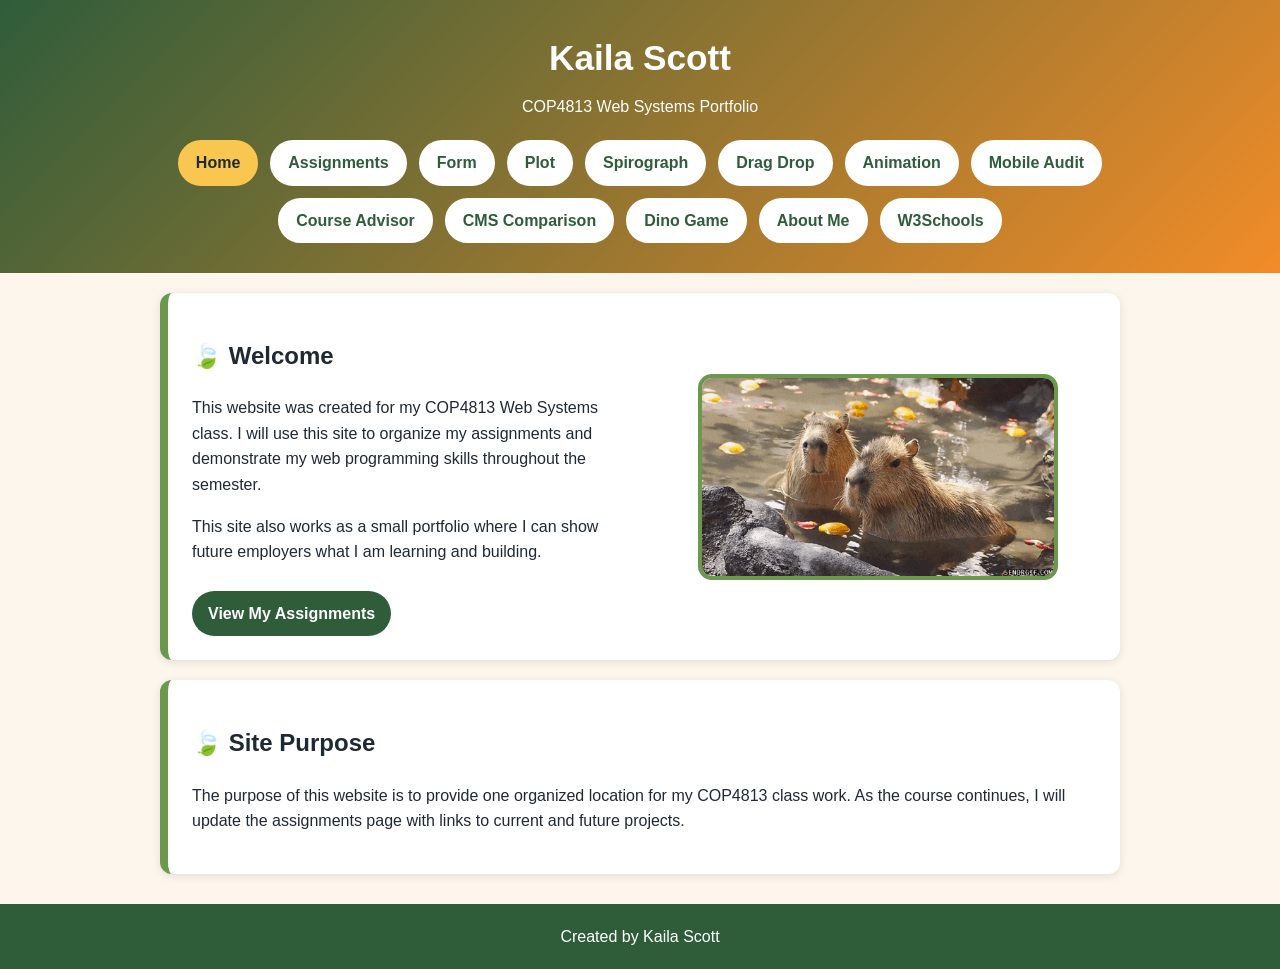
<file: index.html>
<!DOCTYPE html>
<html lang="en">

<head>
    <meta charset="UTF-8">
    <meta name="description" content="Personal COP4813 Web Systems portfolio site for Kaila Scott.">
    <meta name="keywords" content="COP4813, web systems, HTML, CSS, GitHub Pages, portfolio">
    <meta name="author" content="Kaila Scott">
    <meta name="viewport" content="width=device-width, initial-scale=1.0">
    <title>Kaila Scott | COP4813 Portfolio</title>
    <link rel="stylesheet" href="style.css">
</head>

<body>
    <a class="skip-link" href="#main-content">Skip to main content</a>

    <header class="site-header">
        <div class="container">
            <h1>Kaila Scott</h1>
            <p>COP4813 Web Systems Portfolio</p>

            <nav aria-label="Main navigation">
                <ul class="nav-list">
                    <li><a href="index.html" aria-current="page">Home</a></li>
                    <li><a href="assignments.html">Assignments</a></li>
                    <li><a href="form.html">Form</a></li>
                    <li><a href="plot.html">Plot</a></li>
                    <li><a href="spirograph.html">Spirograph</a></li>
                    <li><a href="dragdrop.html">Drag Drop</a></li>
                    <li><a href="animation.html">Animation</a></li>
                    <li><a href="mobile-audit.html">Mobile Audit</a></li>
                    <li><a href="advisor.html">Course Advisor</a></li>
                    <li><a href="cms.html">CMS Comparison</a></li>
                    <li><a href="dino-game.html">Dino Game</a></li>
                    <li><a href="about.html">About Me</a></li>
                    <li><a href="https://www.w3schools.com/" target="_blank" rel="noopener">W3Schools</a></li>
                </ul>
            </nav>
        </div>
    </header>

    <main id="main-content" class="container">
        <section class="hero card">
            <div>
                <h2>Welcome</h2>
                <p>
                    This website was created for my COP4813 Web Systems class.
                    I will use this site to organize my assignments and demonstrate
                    my web programming skills throughout the semester.
                </p>
                <p>
                    This site also works as a small portfolio where I can show
                    future employers what I am learning and building.
                </p>
                <a class="button" href="assignments.html">View My Assignments</a>
            </div>

            <img class="profile-image" src="capybara.gif" alt="Two capybaras relaxing in water">
        </section>

        <section class="card">
            <h2>Site Purpose</h2>
            <p>
                The purpose of this website is to provide one organized location
                for my COP4813 class work. As the course continues, I will update
                the assignments page with links to current and future projects.
            </p>
        </section>
    </main>

    <footer class="site-footer">
        <p>Created by Kaila Scott</p>
    </footer>
</body>

</html>
</file>
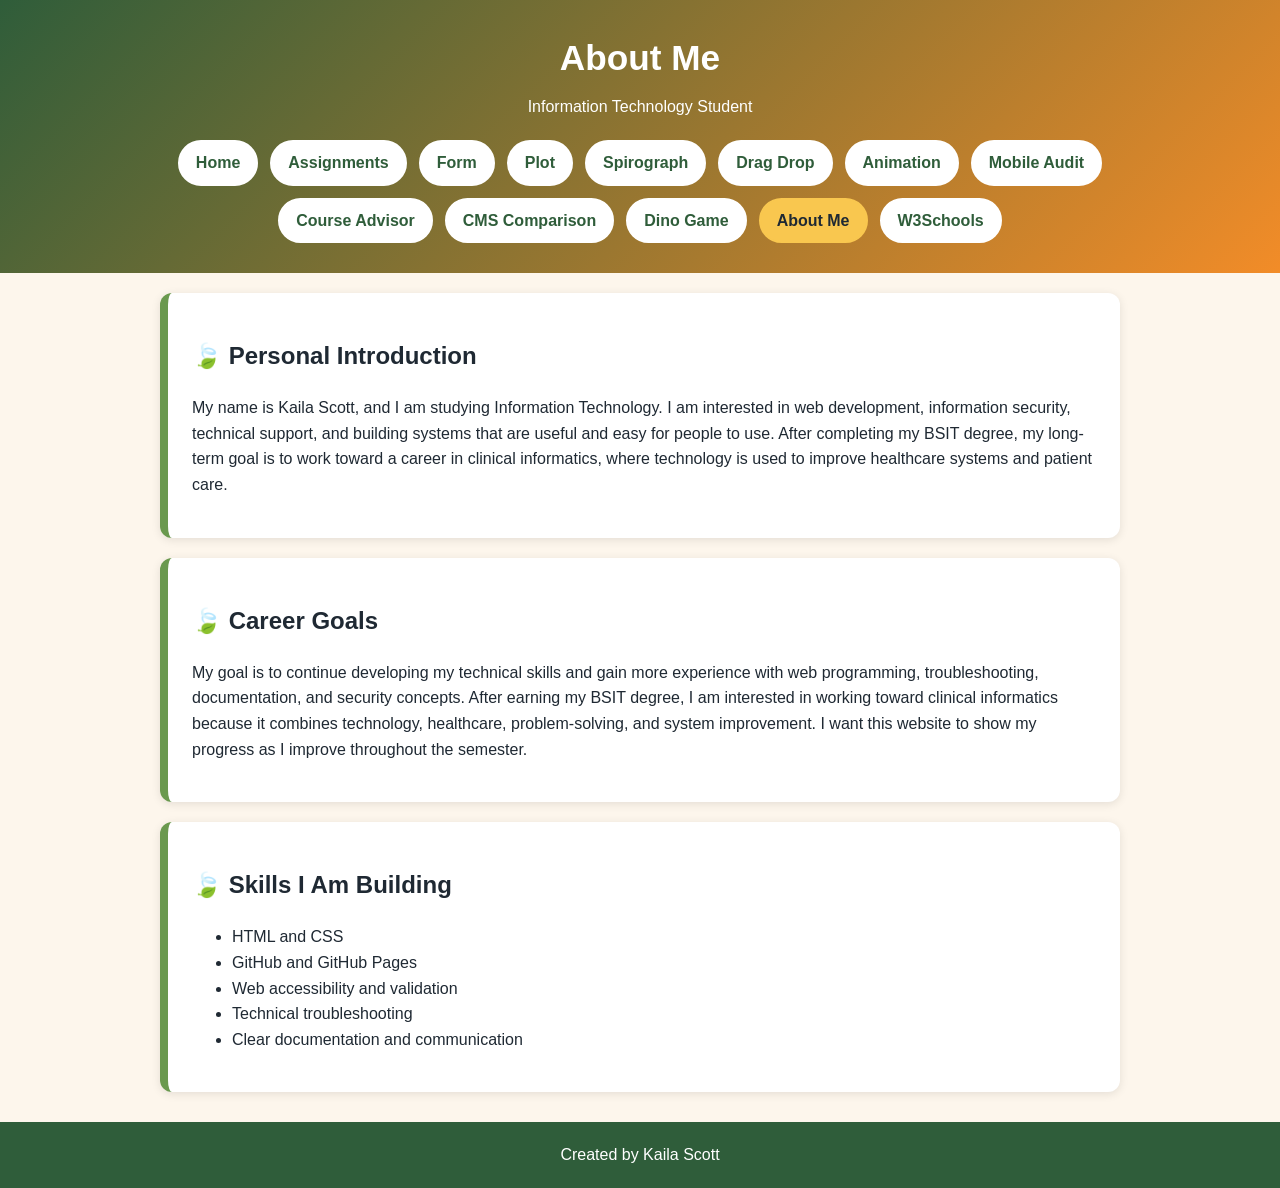
<file: about.html>
<!DOCTYPE html>
<html lang="en">

<head>
    <meta charset="UTF-8">
    <meta name="description" content="About Kaila Scott and her COP4813 Web Systems portfolio.">
    <meta name="keywords" content="Kaila Scott, information technology, web development, COP4813">
    <meta name="author" content="Kaila Scott">
    <meta name="viewport" content="width=device-width, initial-scale=1.0">
    <title>About Me | Kaila Scott</title>
    <link rel="stylesheet" href="style.css">
</head>

<body>
    <a class="skip-link" href="#main-content">Skip to main content</a>

    <header class="site-header">
        <div class="container">
            <h1>About Me</h1>
            <p>Information Technology Student</p>

            <nav aria-label="Main navigation">
                <ul class="nav-list">
                    <li><a href="index.html">Home</a></li>
                    <li><a href="assignments.html">Assignments</a></li>
                    <li><a href="form.html">Form</a></li>
                    <li><a href="plot.html">Plot</a></li>
                    <li><a href="spirograph.html">Spirograph</a></li>
                    <li><a href="dragdrop.html">Drag Drop</a></li>
                    <li><a href="animation.html">Animation</a></li>
                    <li><a href="mobile-audit.html">Mobile Audit</a></li>
                    <li><a href="advisor.html">Course Advisor</a></li>
                    <li><a href="cms.html">CMS Comparison</a></li>
                    <li><a href="dino-game.html">Dino Game</a></li>
                    <li><a href="about.html" aria-current="page">About Me</a></li>
                    <li><a href="https://www.w3schools.com/" target="_blank" rel="noopener">W3Schools</a></li>
                </ul>
            </nav>
        </div>
    </header>

    <main id="main-content" class="container">
        <section class="card">
            <h2>Personal Introduction</h2>
            <p>
                My name is Kaila Scott, and I am studying Information Technology.
                I am interested in web development, information security, technical
                support, and building systems that are useful and easy for people to use.
                After completing my BSIT degree, my long-term goal is to work toward
                a career in clinical informatics, where technology is used to improve
                healthcare systems and patient care.
            </p>
        </section>

        <section class="card">
            <h2>Career Goals</h2>
            <p>
                My goal is to continue developing my technical skills and gain more
                experience with web programming, troubleshooting, documentation,
                and security concepts. After earning my BSIT degree, I am interested
                in working toward clinical informatics because it combines technology,
                healthcare, problem-solving, and system improvement. I want this website
                to show my progress as I improve throughout the semester.
            </p>
        </section>

        <section class="card">
            <h2>Skills I Am Building</h2>
            <ul>
                <li>HTML and CSS</li>
                <li>GitHub and GitHub Pages</li>
                <li>Web accessibility and validation</li>
                <li>Technical troubleshooting</li>
                <li>Clear documentation and communication</li>
            </ul>
        </section>
    </main>

    <footer class="site-footer">
        <p>Created by Kaila Scott</p>
    </footer>
</body>

</html>
</file>
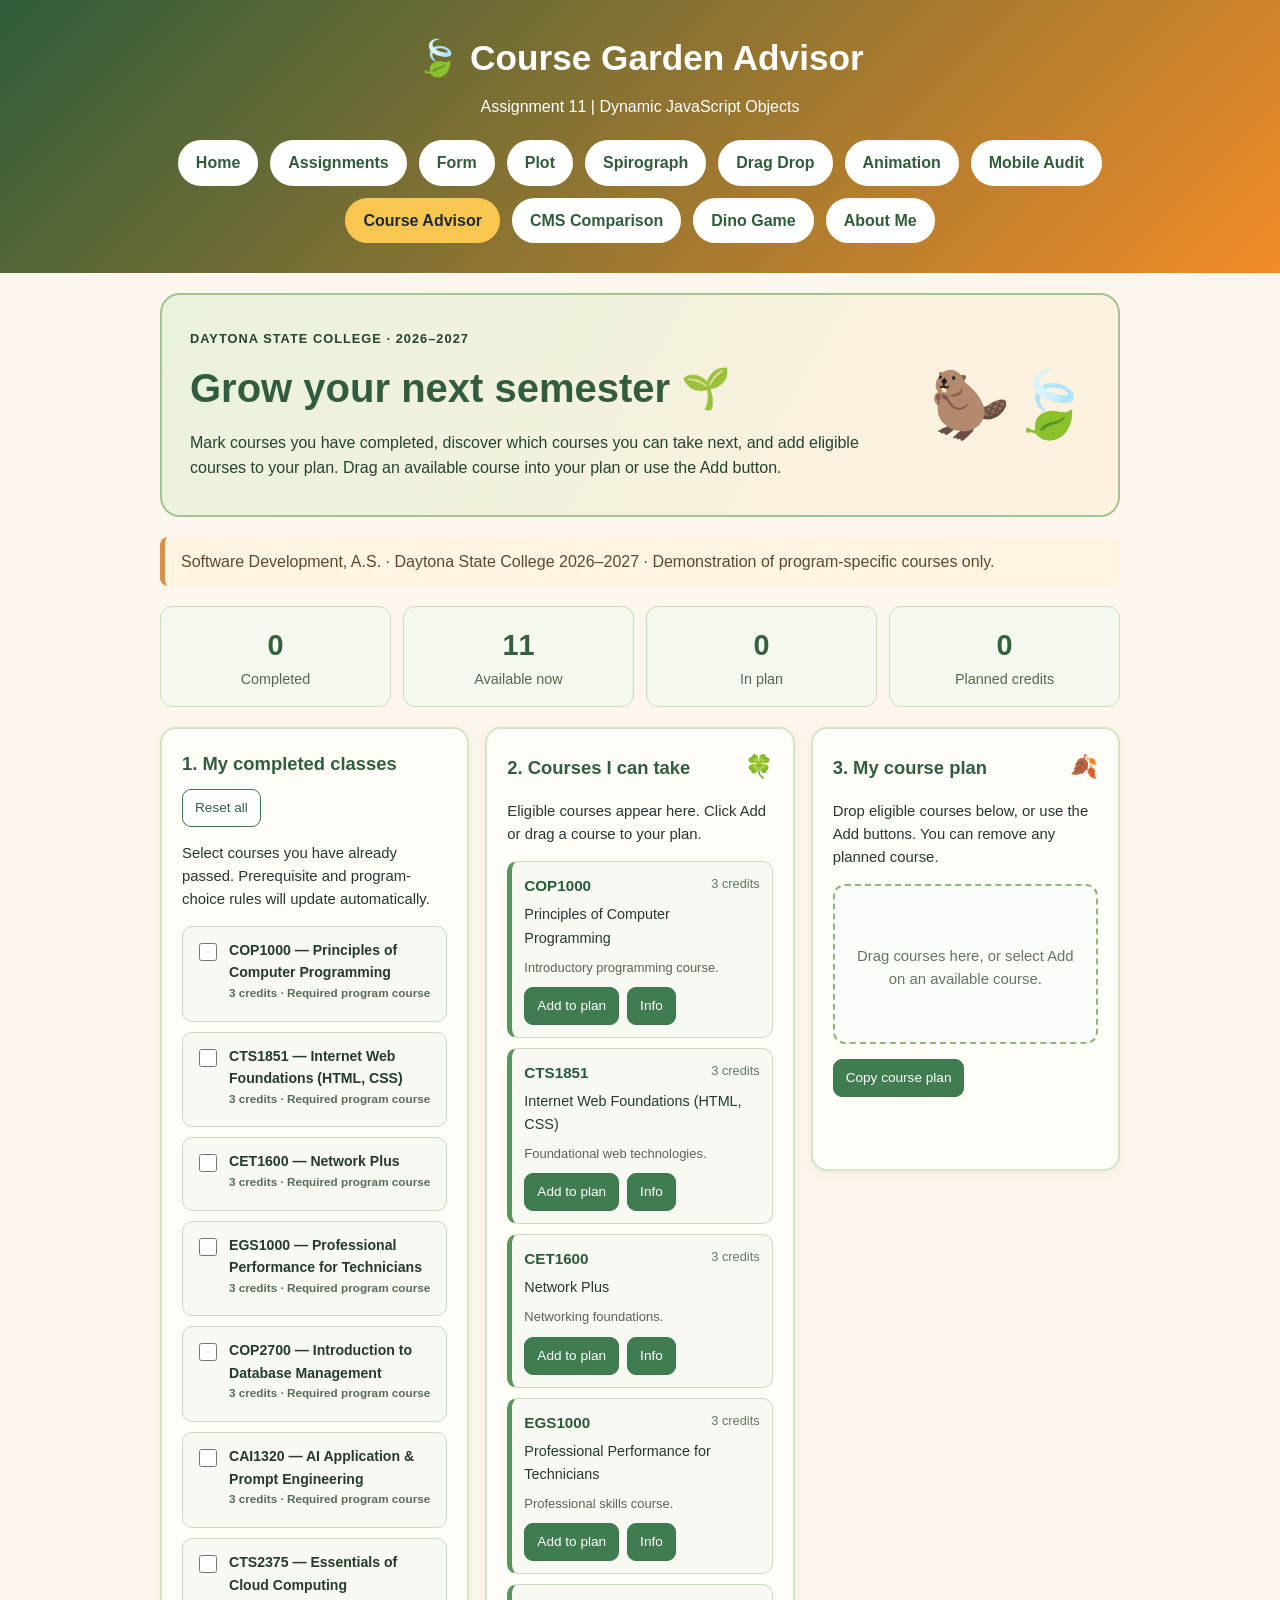
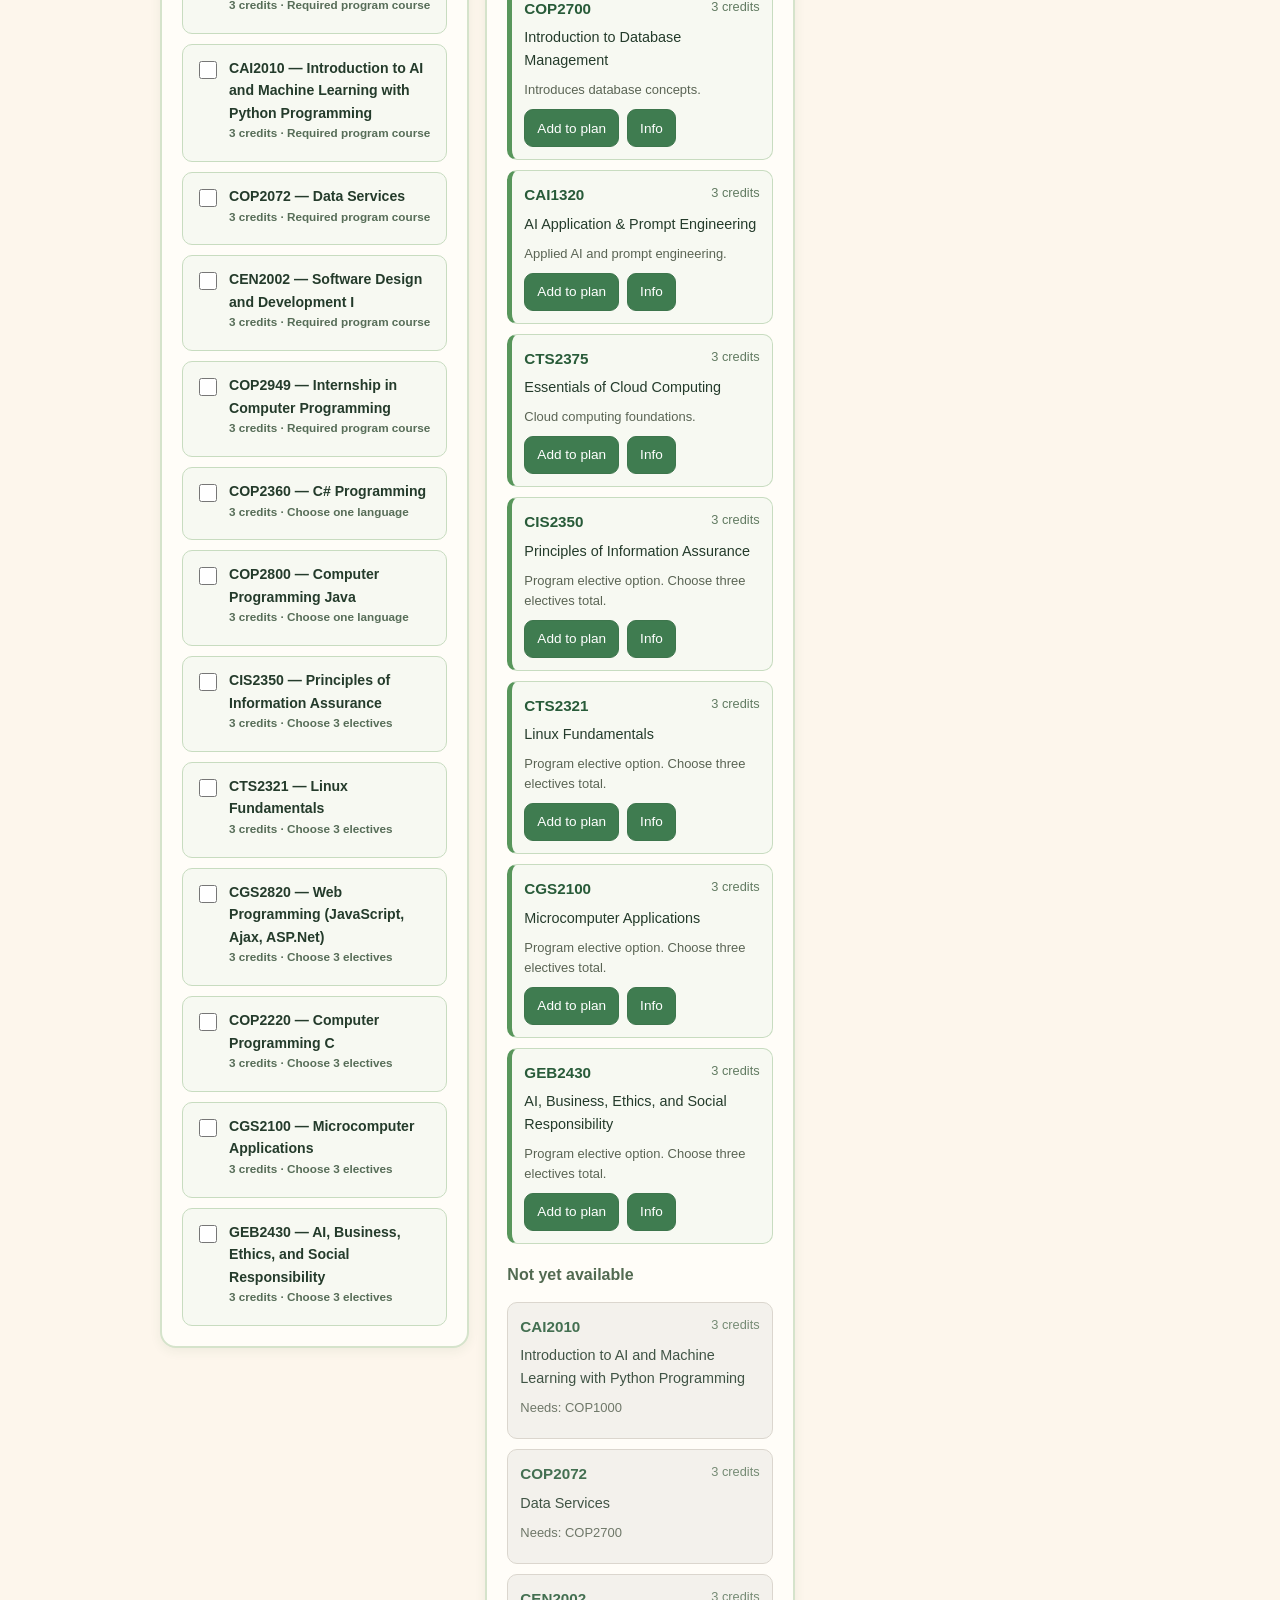
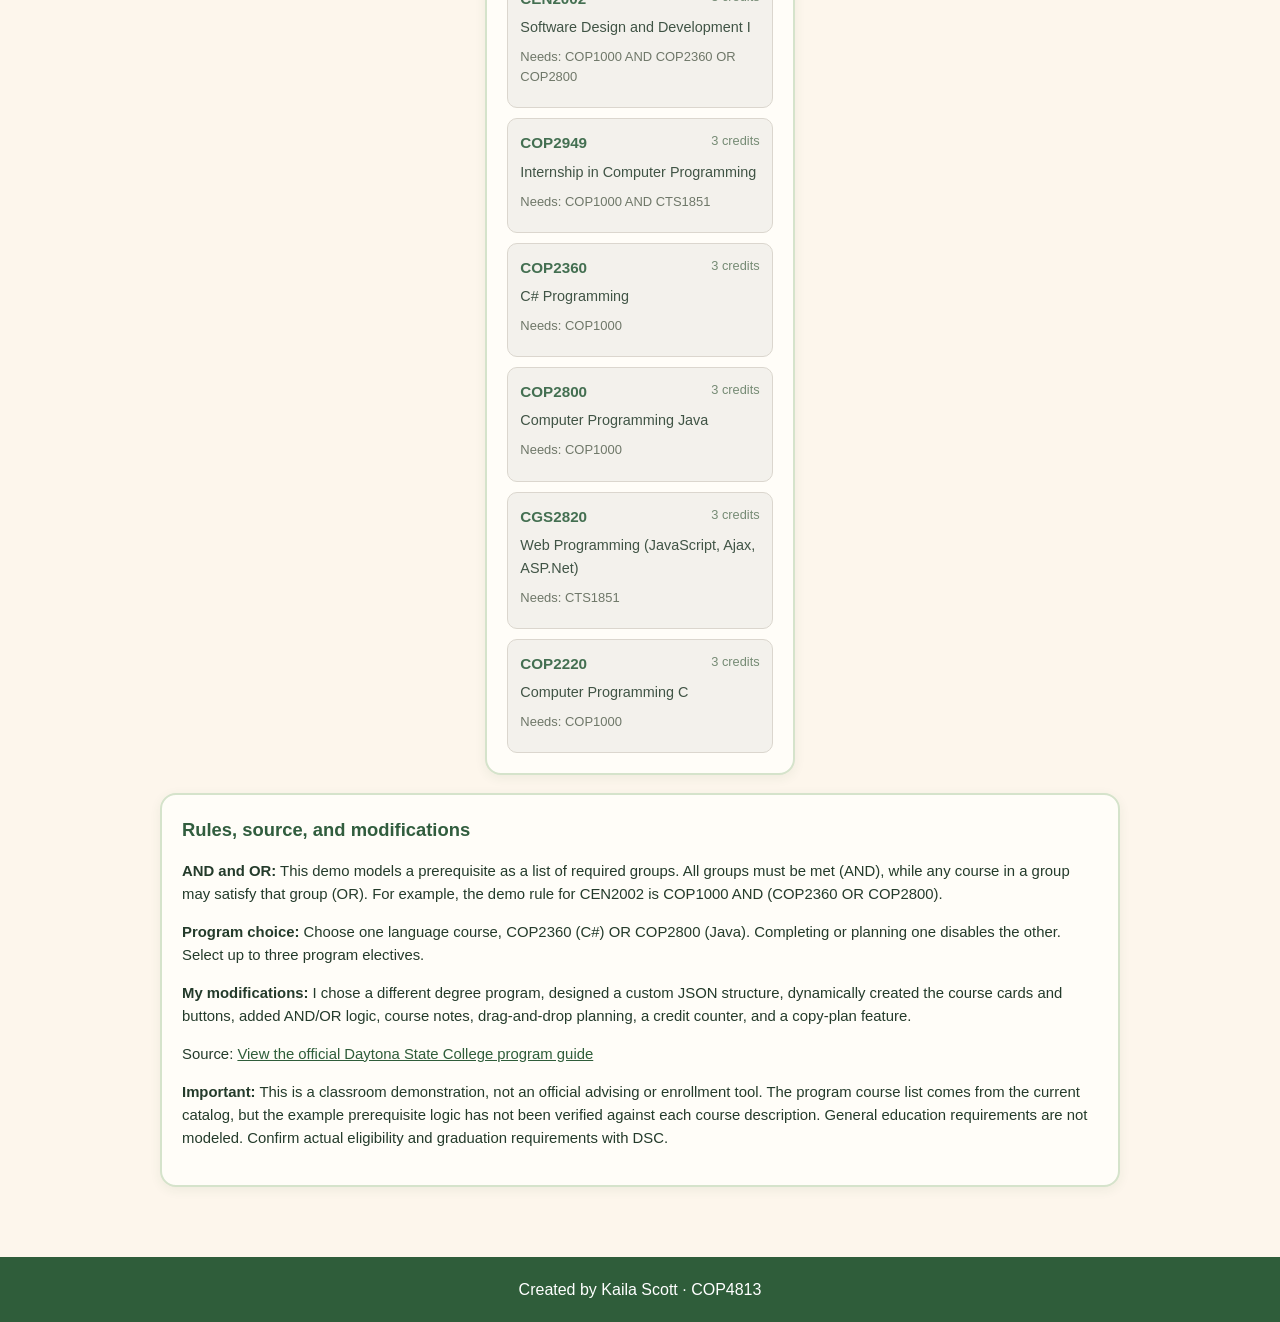
<file: advisor.html>
<!DOCTYPE html>
<html lang="en">
<head>
  <meta charset="UTF-8">
  <meta name="viewport" content="width=device-width, initial-scale=1.0">
  <meta name="description" content="Interactive Daytona State College Software Development AS course planning demonstration for COP4813 Assignment 11.">
  <title>Assignment 11 | Course Advisor</title>
  <link rel="stylesheet" href="style.css">
  <link rel="stylesheet" href="advisor.css">
  <script src="advisor.js" defer></script>
</head>
<body>
  <a class="skip-link" href="#main-content">Skip to content</a>
  <header class="site-header">
    <div class="container">
      <h1>🍃 Course Garden Advisor</h1>
      <p>Assignment 11 | Dynamic JavaScript Objects</p>
      <nav aria-label="Main navigation">
        <ul class="nav-list">
          <li><a href="index.html">Home</a></li>
          <li><a href="assignments.html">Assignments</a></li>
          <li><a href="form.html">Form</a></li>
          <li><a href="plot.html">Plot</a></li>
          <li><a href="spirograph.html">Spirograph</a></li>
          <li><a href="dragdrop.html">Drag Drop</a></li>
          <li><a href="animation.html">Animation</a></li>
          <li><a href="mobile-audit.html">Mobile Audit</a></li>
          <li><a href="advisor.html" aria-current="page">Course Advisor</a></li>
          <li><a href="cms.html">CMS Comparison</a></li>
          <li><a href="dino-game.html">Dino Game</a></li>
          <li><a href="about.html">About Me</a></li>
        </ul>
      </nav>
    </div>
  </header>
  <main id="main-content" class="container advisor-main">
    <section class="advisor-hero">
      <div>
        <p class="eyebrow">DAYTONA STATE COLLEGE · 2026–2027</p>
        <h2>Grow your next semester 🌱</h2>
        <p>Mark courses you have completed, discover which courses you can take next, and add eligible courses to your plan. Drag an available course into your plan or use the Add button.</p>
      </div>
      <div class="capybara-decor" aria-hidden="true">🦫🍃</div>
    </section>
    <p class="advisor-note" id="programNote">Loading the program guide...</p>
    <div class="advisor-stats" aria-live="polite">
      <div><strong id="doneCount">0</strong><span>Completed</span></div>
      <div><strong id="readyCount">0</strong><span>Available now</span></div>
      <div><strong id="planCount">0</strong><span>In plan</span></div>
      <div><strong id="planCredits">0</strong><span>Planned credits</span></div>
    </div>
    <section class="advisor-grid">
      <div class="advisor-panel">
        <div class="panel-heading"><h2>1. My completed classes</h2><button type="button" id="clearAll" class="advisor-outline">Reset all</button></div>
        <p>Select courses you have already passed. Prerequisite and program-choice rules will update automatically.</p>
        <div id="completedCourses" class="course-list"></div>
      </div>
      <div class="advisor-panel">
        <div class="panel-heading"><h2>2. Courses I can take</h2><span class="mini-leaf">🍀</span></div>
        <p>Eligible courses appear here. Click Add or drag a course to your plan.</p>
        <div id="availableCourses" class="course-list"></div>
        <h3>Not yet available</h3>
        <div id="lockedCourses" class="course-list"></div>
      </div>
      <div class="advisor-panel plan-panel">
        <div class="panel-heading"><h2>3. My course plan</h2><span class="mini-leaf">🍂</span></div>
        <p>Drop eligible courses below, or use the Add buttons. You can remove any planned course.</p>
        <div id="planDropZone" class="drop-zone" aria-label="Drop available courses here to build a plan">
          <div id="plannedCourses" class="course-list"></div>
          <p id="emptyPlan">Drag courses here, or select Add on an available course.</p>
        </div>
        <button type="button" id="copyPlan" class="advisor-primary">Copy course plan</button>
        <p id="advisorMessage" role="status" aria-live="polite"></p>
      </div>
    </section>
    <section class="advisor-panel advisor-bottom">
      <h2>Rules, source, and modifications</h2>
      <p><strong>AND and OR:</strong> This demo models a prerequisite as a list of required groups. All groups must be met (AND), while any course in a group may satisfy that group (OR). For example, the demo rule for CEN2002 is COP1000 AND (COP2360 OR COP2800).</p>
      <p><strong>Program choice:</strong> Choose one language course, COP2360 (C#) OR COP2800 (Java). Completing or planning one disables the other. Select up to three program electives.</p>
      <p><strong>My modifications:</strong> I chose a different degree program, designed a custom JSON structure, dynamically created the course cards and buttons, added AND/OR logic, course notes, drag-and-drop planning, a credit counter, and a copy-plan feature.</p>
      <p id="catalogSource"></p>
      <p><strong>Important:</strong> This is a classroom demonstration, not an official advising or enrollment tool. The program course list comes from the current catalog, but the example prerequisite logic has not been verified against each course description. General education requirements are not modeled. Confirm actual eligibility and graduation requirements with DSC.</p>
    </section>
  </main>
  <footer class="site-footer"><p>Created by Kaila Scott · COP4813</p></footer>
</body>
</html>
</file>
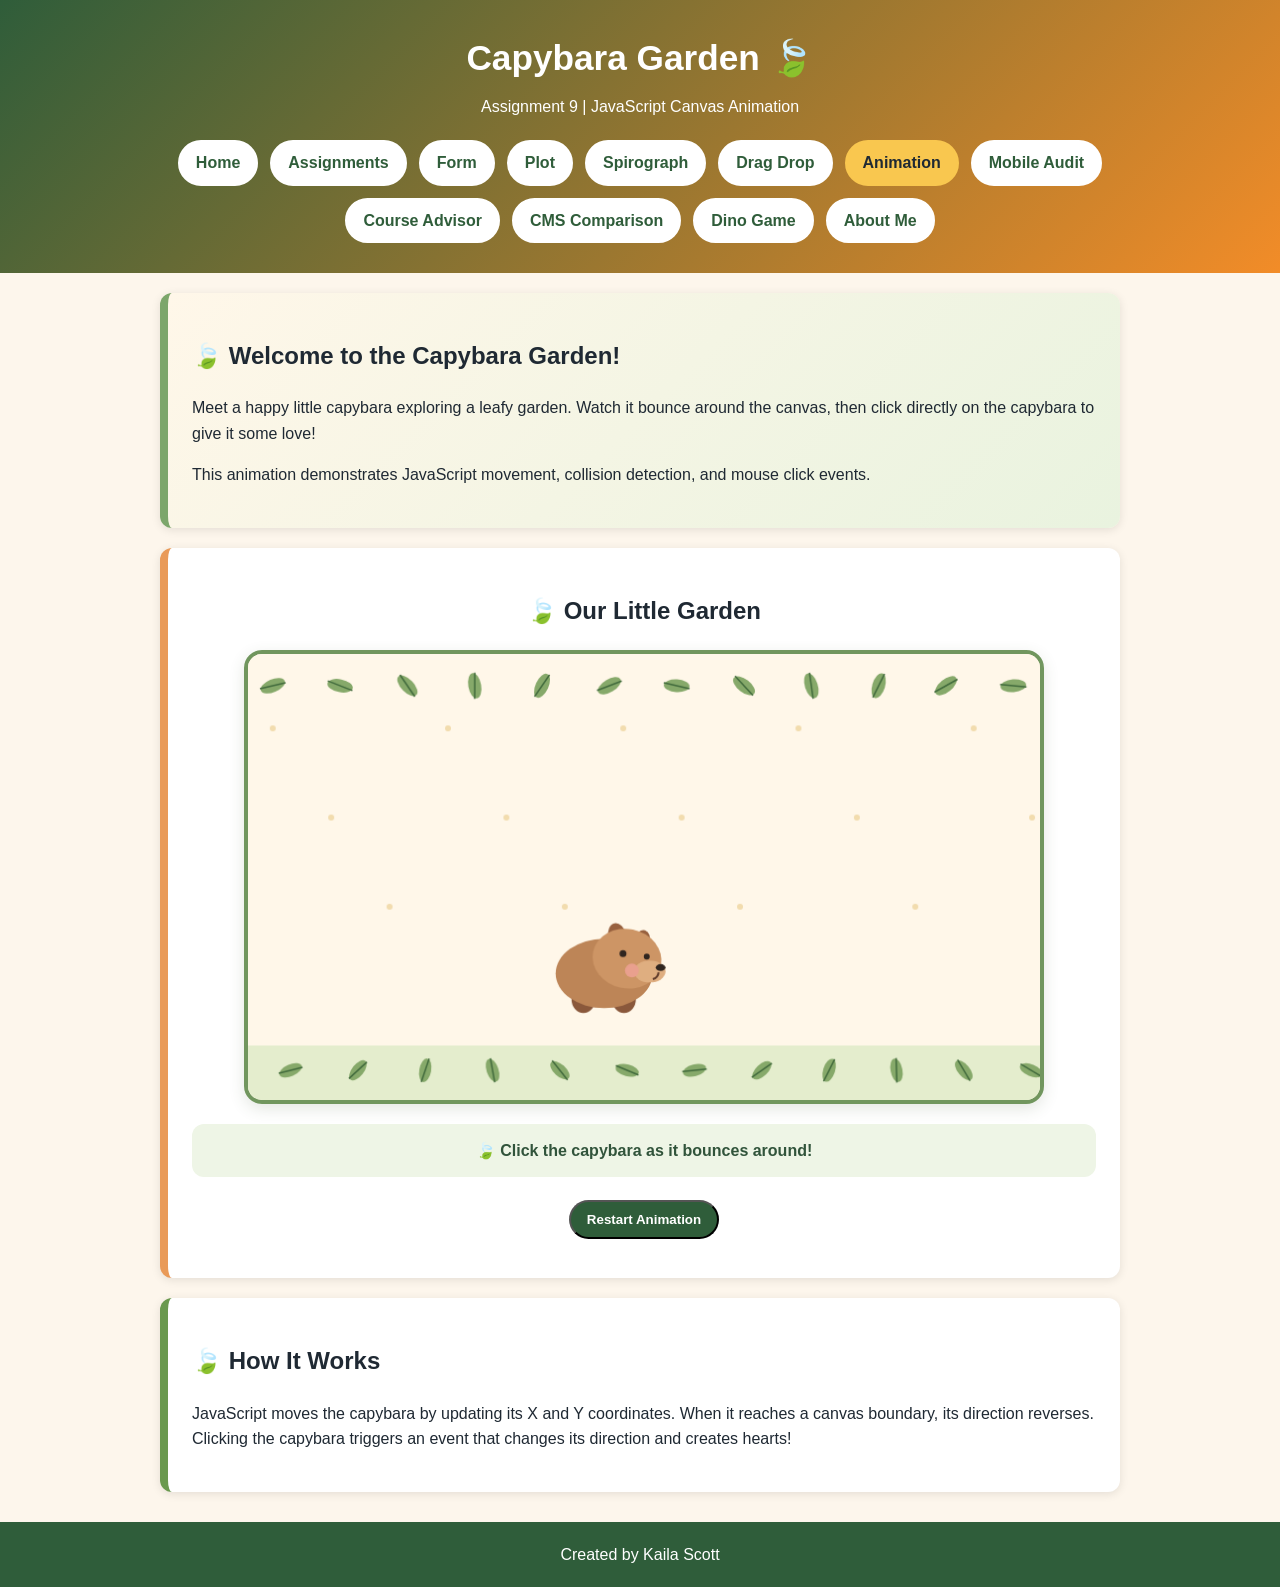
<file: animation.html>
<!DOCTYPE html>
<html lang="en">
<head>
    <meta charset="UTF-8">
    <meta name="viewport" content="width=device-width, initial-scale=1.0">
    <meta name="description" content="An interactive bouncing capybara animation created with HTML5 Canvas and JavaScript for COP4813 Assignment 9.">
    <meta name="author" content="Kaila Scott">
    <title>Assignment 9 | Capybara Garden</title>
    <link rel="stylesheet" href="style.css">
    <script src="animation.js" defer></script>
</head>
<body>
    <a class="skip-link" href="#main-content">Skip to main content</a>

    <header class="site-header">
        <div class="container">
            <h1>Capybara Garden 🍃</h1>
            <p>Assignment 9 | JavaScript Canvas Animation</p>

            <nav aria-label="Main navigation">
                <ul class="nav-list">
                    <li><a href="index.html">Home</a></li>
                    <li><a href="assignments.html">Assignments</a></li>
                    <li><a href="form.html">Form</a></li>
                    <li><a href="plot.html">Plot</a></li>
                    <li><a href="spirograph.html">Spirograph</a></li>
                    <li><a href="dragdrop.html">Drag Drop</a></li>
                    <li><a href="animation.html" aria-current="page">Animation</a></li>
                    <li><a href="mobile-audit.html">Mobile Audit</a></li>
                    <li><a href="advisor.html">Course Advisor</a></li>
                    <li><a href="cms.html">CMS Comparison</a></li>
                    <li><a href="dino-game.html">Dino Game</a></li>
                    <li><a href="about.html">About Me</a></li>
                </ul>
            </nav>
        </div>
    </header>

    <main id="main-content" class="container">
        <section class="card animation-intro">
            <h2>Welcome to the Capybara Garden!</h2>
            <p>
                Meet a happy little capybara exploring a leafy garden.
                Watch it bounce around the canvas, then click directly
                on the capybara to give it some love!
            </p>
            <p>
                This animation demonstrates JavaScript movement,
                collision detection, and mouse click events.
            </p>
        </section>

        <section class="card animation-card">
            <h2>Our Little Garden</h2>
            <canvas id="gardenCanvas" width="800" height="450"
                aria-label="Animated cartoon capybara bouncing inside a garden. Click the capybara to make hearts appear and change its direction."
                role="img">
                Your browser does not support HTML5 Canvas.
            </canvas>

            <p id="gardenMessage" aria-live="polite">
                🍃 Click the capybara as it bounces around!
            </p>

            <button class="button" id="restartGarden" type="button">
                Restart Animation
            </button>
        </section>

        <section class="card">
            <h2>How It Works</h2>
            <p>
                JavaScript moves the capybara by updating its X and Y
                coordinates. When it reaches a canvas boundary, its
                direction reverses. Clicking the capybara triggers an
                event that changes its direction and creates hearts!
            </p>
        </section>
    </main>

    <footer class="site-footer">
        <p>Created by Kaila Scott</p>
    </footer>
</body>
</html>
</file>
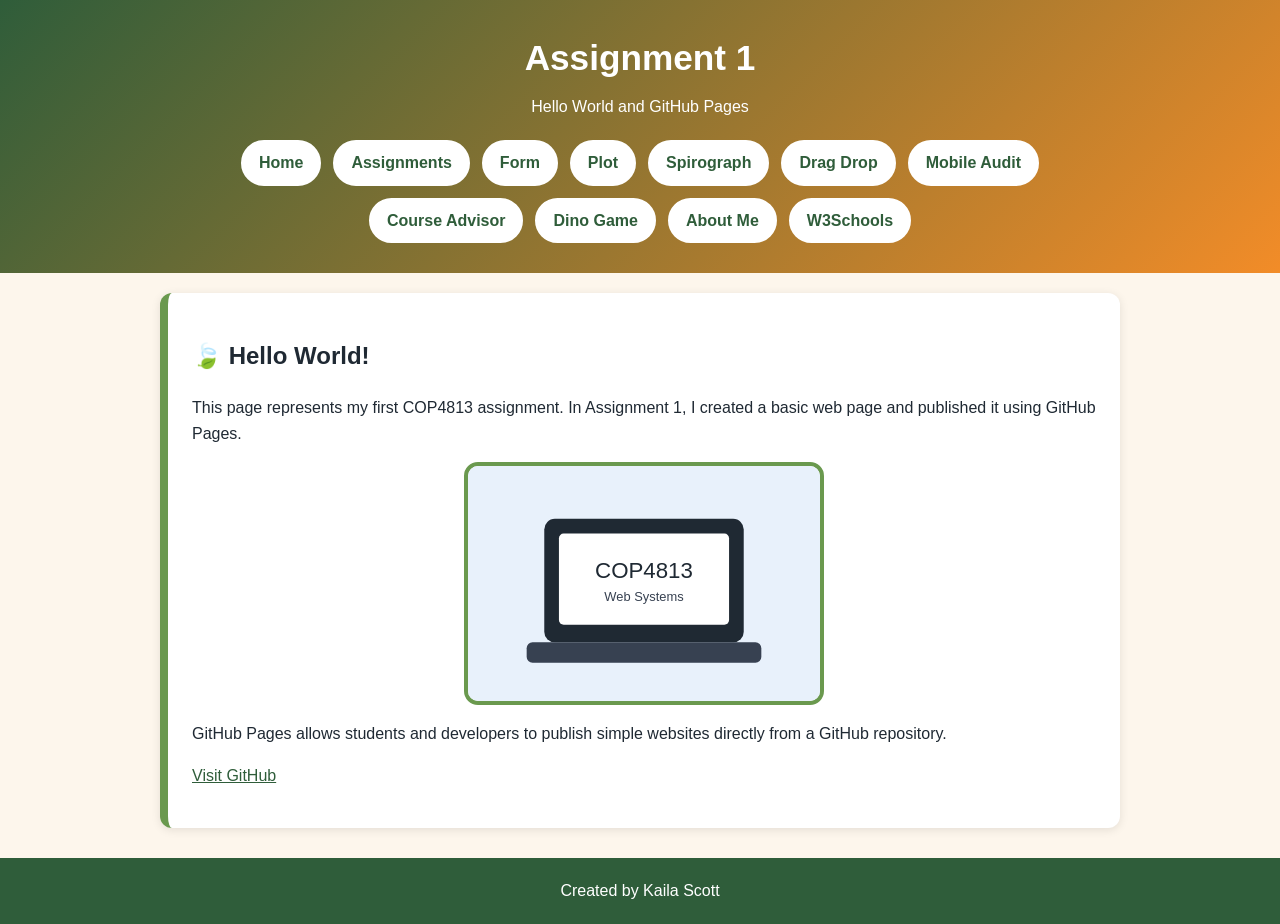
<file: assignment1.html>
<!DOCTYPE html>
<html lang="en">

<head>
    <meta charset="UTF-8">
    <meta name="description" content="Assignment 1 Hello World page for Kaila Scott's COP4813 course.">
    <meta name="keywords" content="COP4813, Assignment 1, Hello World, GitHub Pages">
    <meta name="author" content="Kaila Scott">
    <meta name="viewport" content="width=device-width, initial-scale=1.0">
    <title>Assignment 1 | Hello World</title>
    <link rel="stylesheet" href="style.css">
</head>

<body>
    <a class="skip-link" href="#main-content">Skip to main content</a>

    <header class="site-header">
        <div class="container">
            <h1>Assignment 1</h1>
            <p>Hello World and GitHub Pages</p>

            <nav aria-label="Main navigation">
                <ul class="nav-list">
                    <li><a href="index.html">Home</a></li>
                    <li><a href="assignments.html">Assignments</a></li>
                    <li><a href="form.html">Form</a></li>
                    <li><a href="plot.html">Plot</a></li>
                    <li><a href="spirograph.html">Spirograph</a></li>
                    <li><a href="dragdrop.html">Drag Drop</a></li>
                    <li><a href="mobile-audit.html">Mobile Audit</a></li>
                    <li><a href="advisor.html">Course Advisor</a></li>
                    <li><a href="dino-game.html">Dino Game</a></li>
                    <li><a href="about.html">About Me</a></li>
                    <li><a href="https://www.w3schools.com/" target="_blank" rel="noopener">W3Schools</a></li>
                </ul>
            </nav>
        </div>
    </header>

    <main id="main-content" class="container">
        <section class="card">
            <h2>Hello World!</h2>
            <p>
                This page represents my first COP4813 assignment. In Assignment 1,
                I created a basic web page and published it using GitHub Pages.
            </p>

            <img class="profile-image" src="profile.svg" alt="Illustration of a laptop representing web development">

            <p>
                GitHub Pages allows students and developers to publish simple
                websites directly from a GitHub repository.
            </p>

            <p>
                <a href="https://github.com/" target="_blank" rel="noopener">Visit GitHub</a>
            </p>
        </section>
    </main>

    <footer class="site-footer">
        <p>Created by Kaila Scott</p>
    </footer>
</body>

</html>
</file>
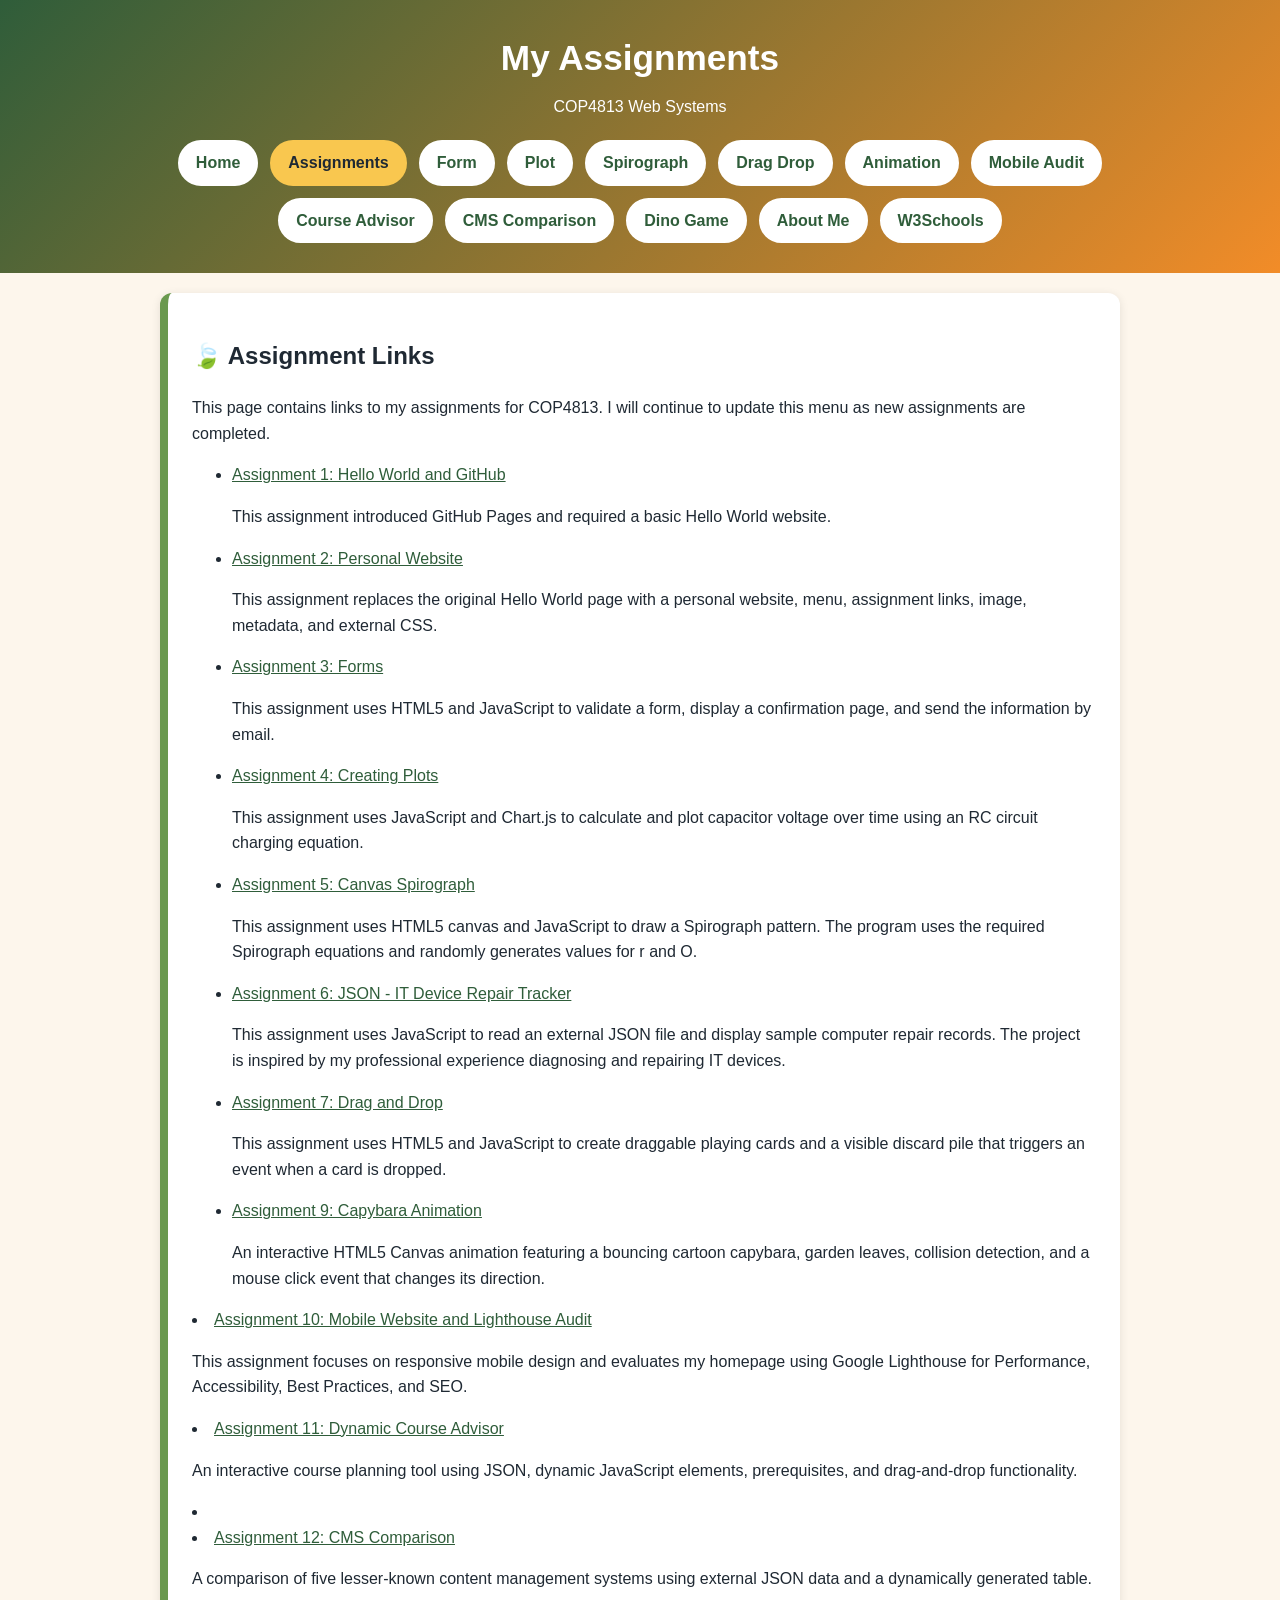
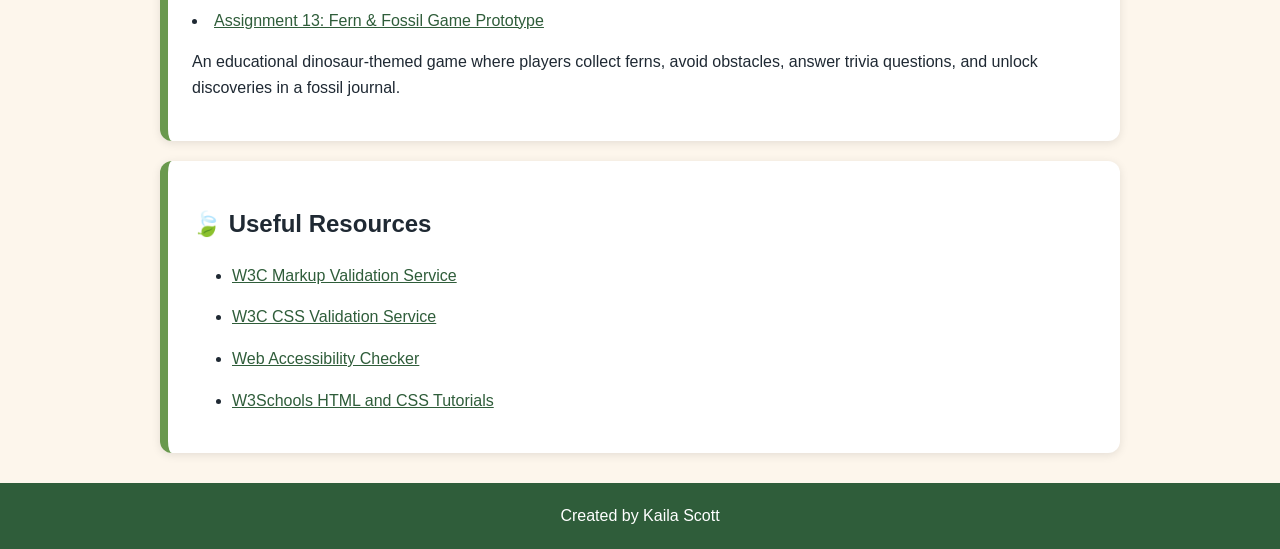
<file: assignments.html>
<!DOCTYPE html>
<html lang="en">

<head>
    <meta charset="UTF-8">
    <meta name="description" content="Assignment links for Kaila Scott's COP4813 Web Systems course.">
    <meta name="keywords" content="COP4813 assignments, web systems, GitHub Pages, HTML, CSS">
    <meta name="author" content="Kaila Scott">
    <meta name="viewport" content="width=device-width, initial-scale=1.0">
    <title>Assignments | COP4813</title>
    <link rel="stylesheet" href="style.css">
</head>

<body>
    <a class="skip-link" href="#main-content">Skip to main content</a>

    <header class="site-header">
        <div class="container">
            <h1>My Assignments</h1>
            <p>COP4813 Web Systems</p>

            <nav aria-label="Main navigation">
                <ul class="nav-list">
                    <li><a href="index.html">Home</a></li>
                    <li><a href="assignments.html" aria-current="page">Assignments</a></li>
                    <li><a href="form.html">Form</a></li>
                    <li><a href="plot.html">Plot</a></li>
                    <li><a href="spirograph.html">Spirograph</a></li>
                    <li><a href="dragdrop.html">Drag Drop</a></li>
                    <li><a href="animation.html">Animation</a></li>
                    <li><a href="mobile-audit.html">Mobile Audit</a></li>
                    <li><a href="advisor.html">Course Advisor</a></li>
                    <li><a href="cms.html">CMS Comparison</a></li>
                    <li><a href="dino-game.html">Dino Game</a></li>
                    <li><a href="about.html">About Me</a></li>
                    <li><a href="https://www.w3schools.com/" target="_blank" rel="noopener">W3Schools</a></li>
                </ul>
            </nav>
        </div>
    </header>

    <main id="main-content" class="container">
        <section class="card">
            <h2>Assignment Links</h2>
            <p>
                This page contains links to my assignments for COP4813. I will
                continue to update this menu as new assignments are completed.
            </p>

            <ul class="assignment-list">
                <li>
                    <a href="assignment1.html">Assignment 1: Hello World and GitHub</a>
                    <p>
                        This assignment introduced GitHub Pages and required a basic
                        Hello World website.
                    </p>
                </li>

                <li>
                    <a href="index.html">Assignment 2: Personal Website</a>
                    <p>
                        This assignment replaces the original Hello World page with
                        a personal website, menu, assignment links, image, metadata,
                        and external CSS.
                    </p>
                </li>

                <li>
                    <a href="form.html">Assignment 3: Forms</a>
                    <p>
                        This assignment uses HTML5 and JavaScript to validate a form,
                        display a confirmation page, and send the information by email.
                    </p>
                </li>
                <li>
                    <a href="plot.html">Assignment 4: Creating Plots</a>
                    <p>
                        This assignment uses JavaScript and Chart.js to calculate and plot
                        capacitor voltage over time using an RC circuit charging equation.
                    </p>
                </li>
                <li>
                    <a href="spirograph.html">Assignment 5: Canvas Spirograph</a>
                    <p>
                        This assignment uses HTML5 canvas and JavaScript to draw a Spirograph pattern.
                        The program uses the required Spirograph equations and randomly generates
                        values for r and O. 
                    </p>
                </li>
                <li>
                    <a href="A6/assignment6.html">Assignment 6: JSON - IT Device Repair Tracker</a>
                    <p>
                        This assignment uses JavaScript to read an external JSON
                        file and display sample computer repair records.
                        The project is inspired by my professional experience
                        diagnosing and repairing IT devices.
                    </p>
                </li>

                <li>
                    <a href="dragdrop.html">Assignment 7: Drag and Drop</a>
                    <p>
                        This assignment uses HTML5 and JavaScript to create draggable playing cards
                        and a visible discard pile that triggers an event when a card is dropped.
                    </p>
                </li>

                <li>
                    <a href="animation.html">Assignment 9: Capybara Animation</a>
                    <p>
                        An interactive HTML5 Canvas animation featuring a bouncing
                        cartoon capybara, garden leaves, collision detection, and
                        a mouse click event that changes its direction.
                    </p>
                </li>

            </ul>
            
                <li>
                    <a href="mobile-audit.html">
                        Assignment 10: Mobile Website and Lighthouse Audit
                    </a>
                    <p>
                        This assignment focuses on responsive mobile design
                        and evaluates my homepage using Google Lighthouse
                        for Performance, Accessibility, Best Practices, and SEO.
                    </p>
                </li>

                <li>
                    <a href="A11/assignment11.html">
                        Assignment 11: Dynamic Course Advisor
                    </a>
                    <p>
                        An interactive course planning tool using JSON,
                        dynamic JavaScript elements, prerequisites,
                        and drag-and-drop functionality.
                    </p>
                <li>
                
                <li>
                    <a href="cms.html">
                        Assignment 12: CMS Comparison
                    </a>
                    <p>
                        A comparison of five lesser-known content
                        management systems using external JSON
                        data and a dynamically generated table.
                    </p>
                </li>

                <li>
                    <a href="dino-game.html">
                        Assignment 13: Fern & Fossil Game Prototype
                    </a>
                    <p>
                        An educational dinosaur-themed game where players
                        collect ferns, avoid obstacles, answer trivia
                        questions, and unlock discoveries in a fossil journal.
                    </p>
                </li>
                
        </section>

        <section class="card">
            <h2>Useful Resources</h2>
            <ul class="resource-list">
                <li><a href="https://validator.w3.org/" target="_blank" rel="noopener">W3C Markup Validation Service</a></li>
                <li><a href="https://jigsaw.w3.org/css-validator/" target="_blank" rel="noopener">W3C CSS Validation Service</a></li>
                <li><a href="https://www.webaccessibility.com/" target="_blank" rel="noopener">Web Accessibility Checker</a></li>
                <li><a href="https://www.w3schools.com/" target="_blank" rel="noopener">W3Schools HTML and CSS Tutorials</a></li>
            </ul>
        </section>
    </main>

    <footer class="site-footer">
        <p>Created by Kaila Scott</p>
    </footer>
</body>

</html>
</file>
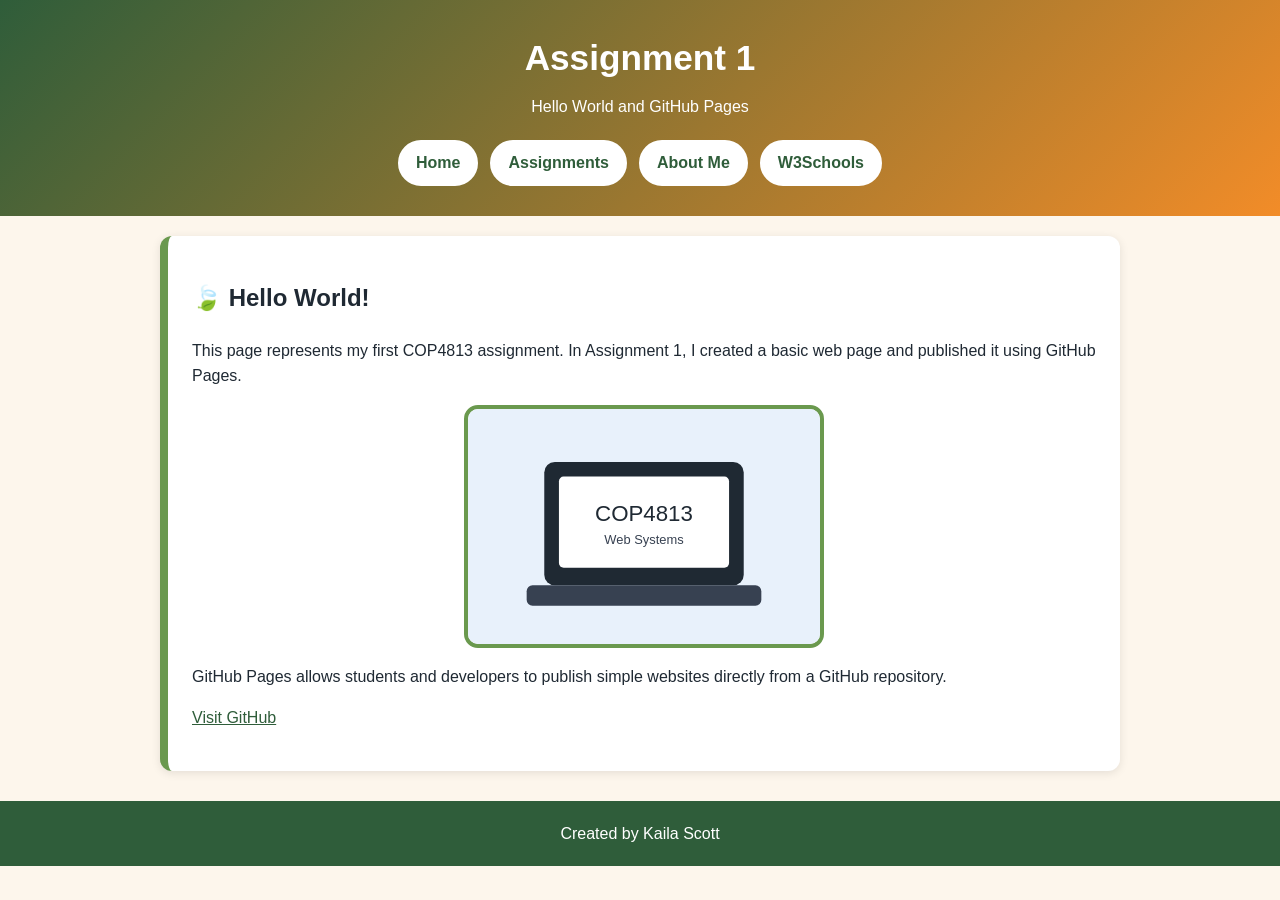
<file: assignments1.html>
<!DOCTYPE html>
<html lang="en">

<head>
    <meta charset="UTF-8">
    <meta name="description" content="Assignment 1 Hello World page for Kaila Scott's COP4813 course.">
    <meta name="keywords" content="COP4813, Assignment 1, Hello World, GitHub Pages">
    <meta name="author" content="Kaila Scott">
    <meta name="viewport" content="width=device-width, initial-scale=1.0">
    <title>Assignment 1 | Hello World</title>
    <link rel="stylesheet" href="style.css">
</head>

<body>
    <a class="skip-link" href="#main-content">Skip to main content</a>

    <header class="site-header">
        <div class="container">
            <h1>Assignment 1</h1>
            <p>Hello World and GitHub Pages</p>

            <nav aria-label="Main navigation">
                <ul class="nav-list">
                    <li><a href="index.html">Home</a></li>
                    <li><a href="assignments.html">Assignments</a></li>
                    <li><a href="about.html">About Me</a></li>
                    <li><a href="https://www.w3schools.com/" target="_blank" rel="noopener">W3Schools</a></li>
                </ul>
            </nav>
        </div>
    </header>

    <main id="main-content" class="container">
        <section class="card">
            <h2>Hello World!</h2>
            <p>
                This page represents my first COP4813 assignment. In Assignment 1,
                I created a basic web page and published it using GitHub Pages.
            </p>

            <img class="profile-image" src="profile.svg" alt="Illustration of a laptop representing web development">

            <p>
                GitHub Pages allows students and developers to publish simple
                websites directly from a GitHub repository.
            </p>

            <p>
                <a href="https://github.com/" target="_blank" rel="noopener">Visit GitHub</a>
            </p>
        </section>
    </main>

    <footer class="site-footer">
        <p>Created by Kaila Scott</p>
    </footer>
</body>

</html>
</file>
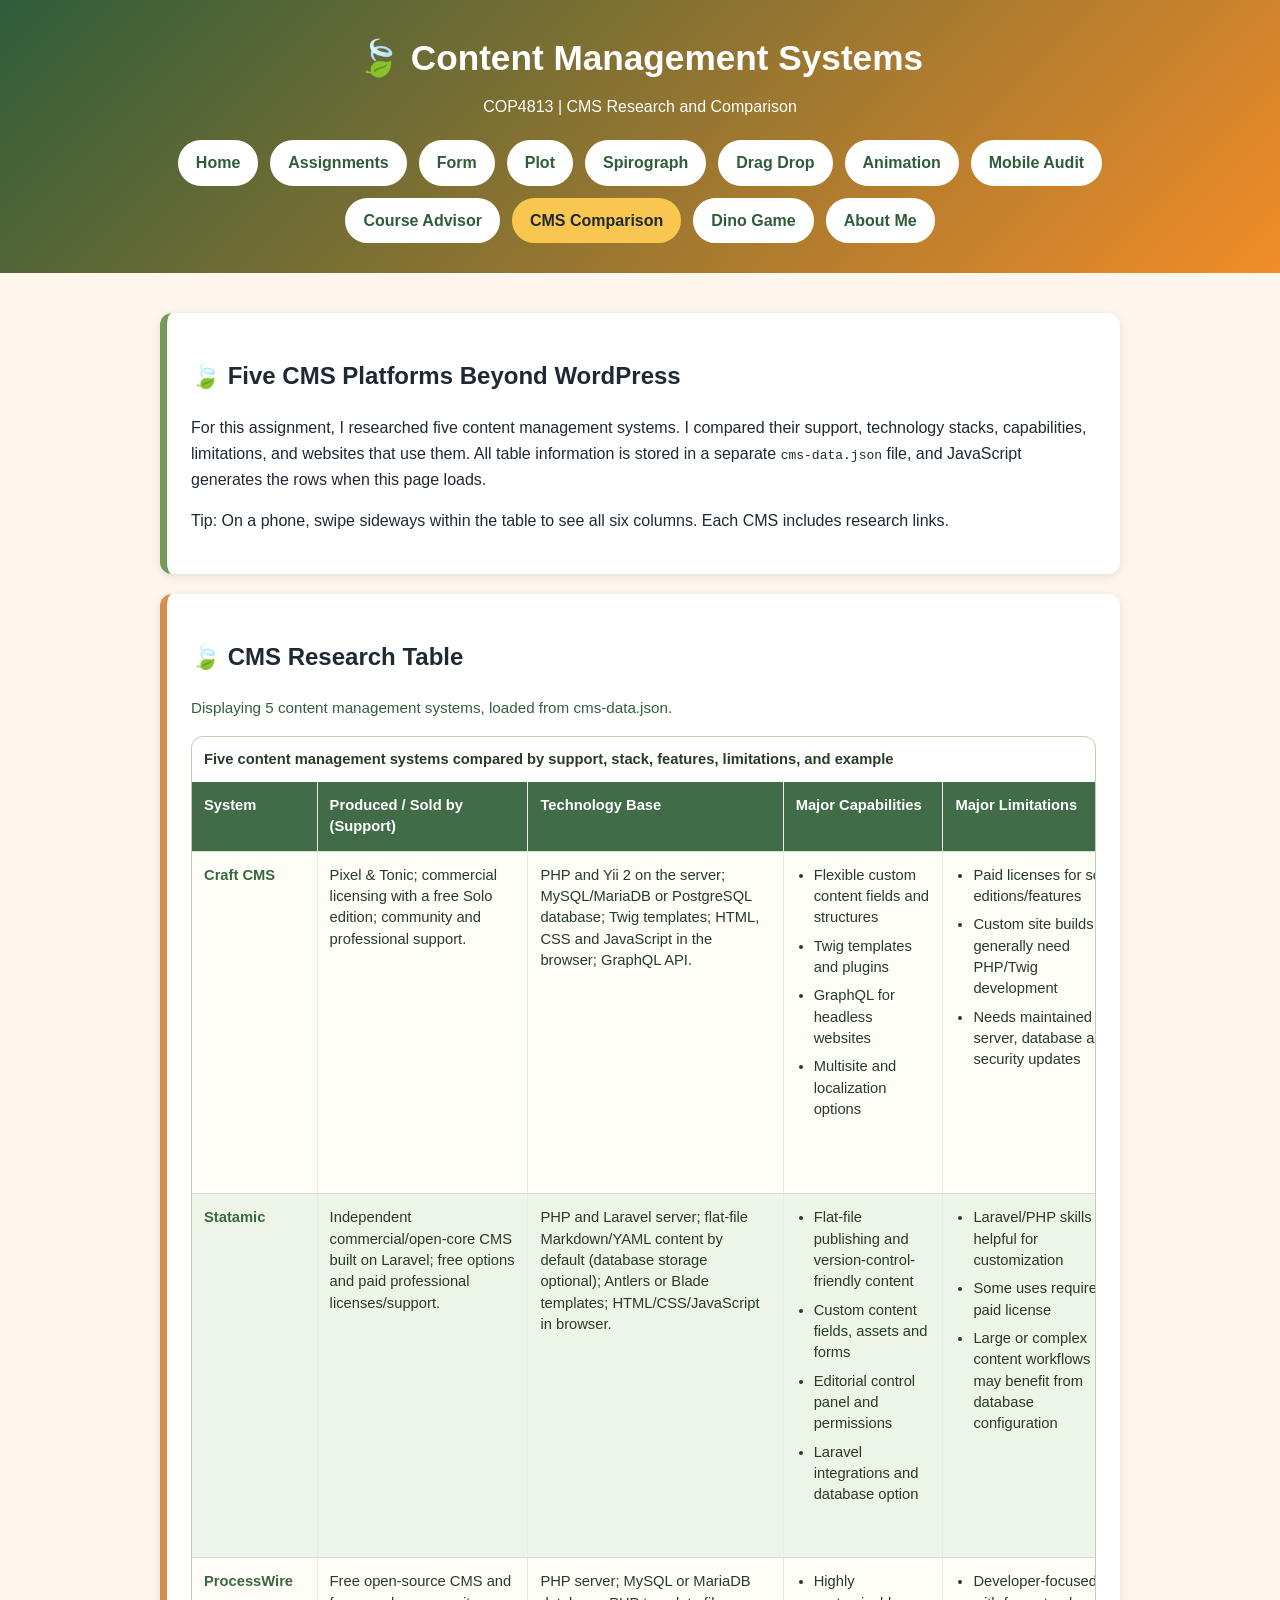
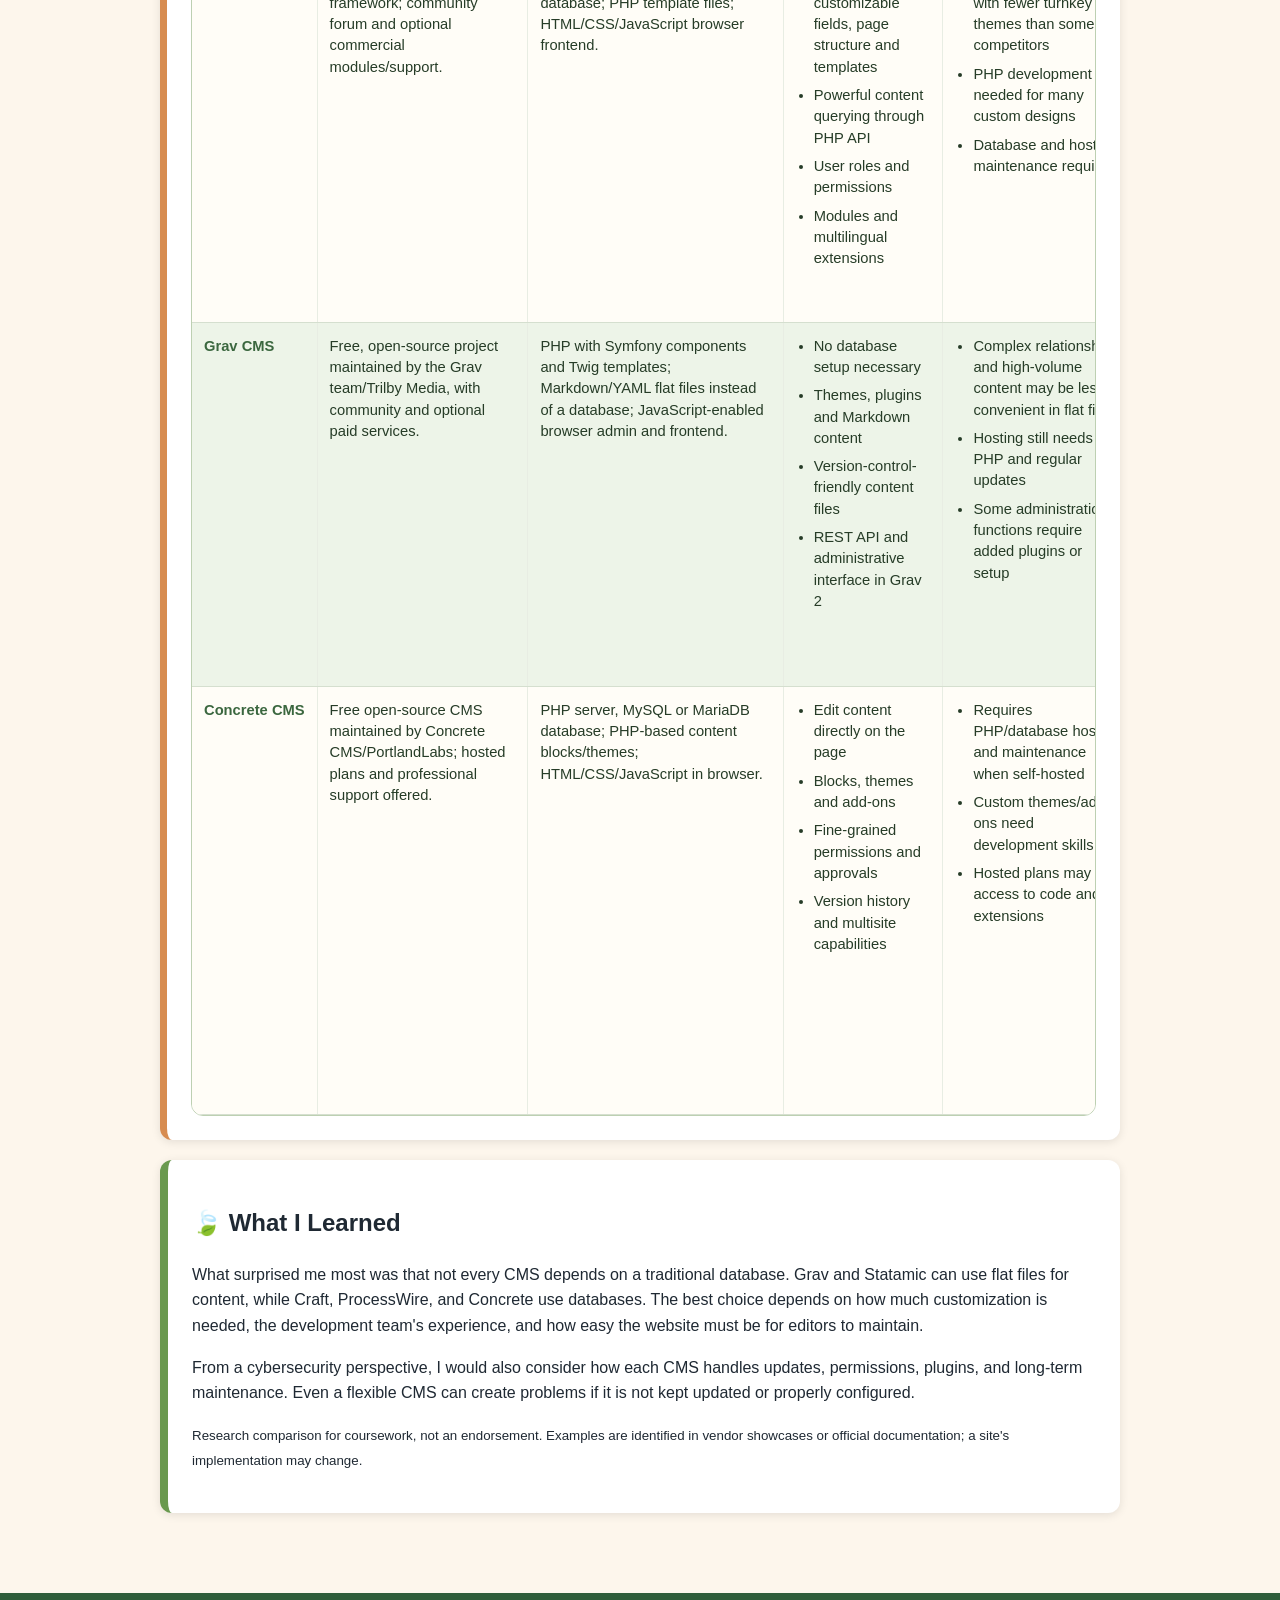
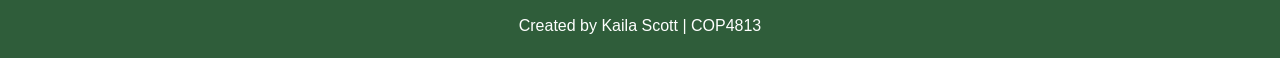
<file: cms.html>
<!DOCTYPE html>
<html lang="en">
<head>
    <meta charset="UTF-8">
    <meta name="viewport" content="width=device-width, initial-scale=1.0">
    <meta name="description" content="COP4813 comparison of five lesser-known content management systems, loaded dynamically from JSON.">
    <title>CMS Comparison | COP4813</title>
    <link rel="stylesheet" href="style.css">
    <link rel="stylesheet" href="cms.css">
    <script src="cms.js" defer></script>
</head>
<body>
    <a class="skip-link" href="#main-content">Skip to main content</a>
    <header class="site-header">
        <div class="container">
            <h1>🍃 Content Management Systems</h1>
            <p>COP4813 | CMS Research and Comparison</p>
            <nav aria-label="Main navigation">
                <ul class="nav-list">
                    <li><a href="index.html">Home</a></li>
                    <li><a href="assignments.html">Assignments</a></li>
                    <li><a href="form.html">Form</a></li>
                    <li><a href="plot.html">Plot</a></li>
                    <li><a href="spirograph.html">Spirograph</a></li>
                    <li><a href="dragdrop.html">Drag Drop</a></li>
                    <li><a href="animation.html">Animation</a></li>
                    <li><a href="mobile-audit.html">Mobile Audit</a></li>
                    <li><a href="advisor.html">Course Advisor</a></li>
                    <li><a href="cms.html" aria-current="page">CMS Comparison</a></li>
                    <li><a href="dino-game.html">Dino Game</a></li>
                    <li><a href="about.html">About Me</a></li>
                </ul>
            </nav>
        </div>
    </header>
    <main id="main-content" class="container cms-main">
        <section class="card cms-intro">
            <h2>Five CMS Platforms Beyond WordPress</h2>
            <p>For this assignment, I researched five content management systems. I compared their support, technology stacks, capabilities, limitations, and websites that use them. All table information is stored in a separate <code>cms-data.json</code> file, and JavaScript generates the rows when this page loads.</p>
            <p>Tip: On a phone, swipe sideways within the table to see all six columns. Each CMS includes research links.</p>
        </section>
        <section class="card cms-results" aria-labelledby="cms-table-heading">
            <h2 id="cms-table-heading">CMS Research Table</h2>
            <p id="cms-status" role="status">Loading content management systems...</p>
            <div class="cms-table-scroll" tabindex="0" role="region" aria-label="Scrollable CMS comparison table">
                <table class="cms-table">
                    <caption>Five content management systems compared by support, stack, features, limitations, and example</caption>
                    <thead>
                        <tr>
                            <th scope="col">System</th>
                            <th scope="col">Produced / Sold by (Support)</th>
                            <th scope="col">Technology Base</th>
                            <th scope="col">Major Capabilities</th>
                            <th scope="col">Major Limitations</th>
                            <th scope="col">Example Site</th>
                        </tr>
                    </thead>
                    <tbody id="cms-table-body"></tbody>
                </table>
            </div>
        </section>
        <section class="card">
            <h2>What I Learned</h2>
            <p>What surprised me most was that not every CMS depends on a traditional database. Grav and Statamic can use flat files for content, while Craft, ProcessWire, and Concrete use databases. The best choice depends on how much customization is needed, the development team's experience, and how easy the website must be for editors to maintain.</p>
            <p>From a cybersecurity perspective, I would also consider how each CMS handles updates, permissions, plugins, and long-term maintenance. Even a flexible CMS can create problems if it is not kept updated or properly configured.</p>
            <p><small>Research comparison for coursework, not an endorsement. Examples are identified in vendor showcases or official documentation; a site's implementation may change.</small></p>
        </section>
    </main>
    <footer class="site-footer"><p>Created by Kaila Scott | COP4813</p></footer>
</body>
</html>
</file>
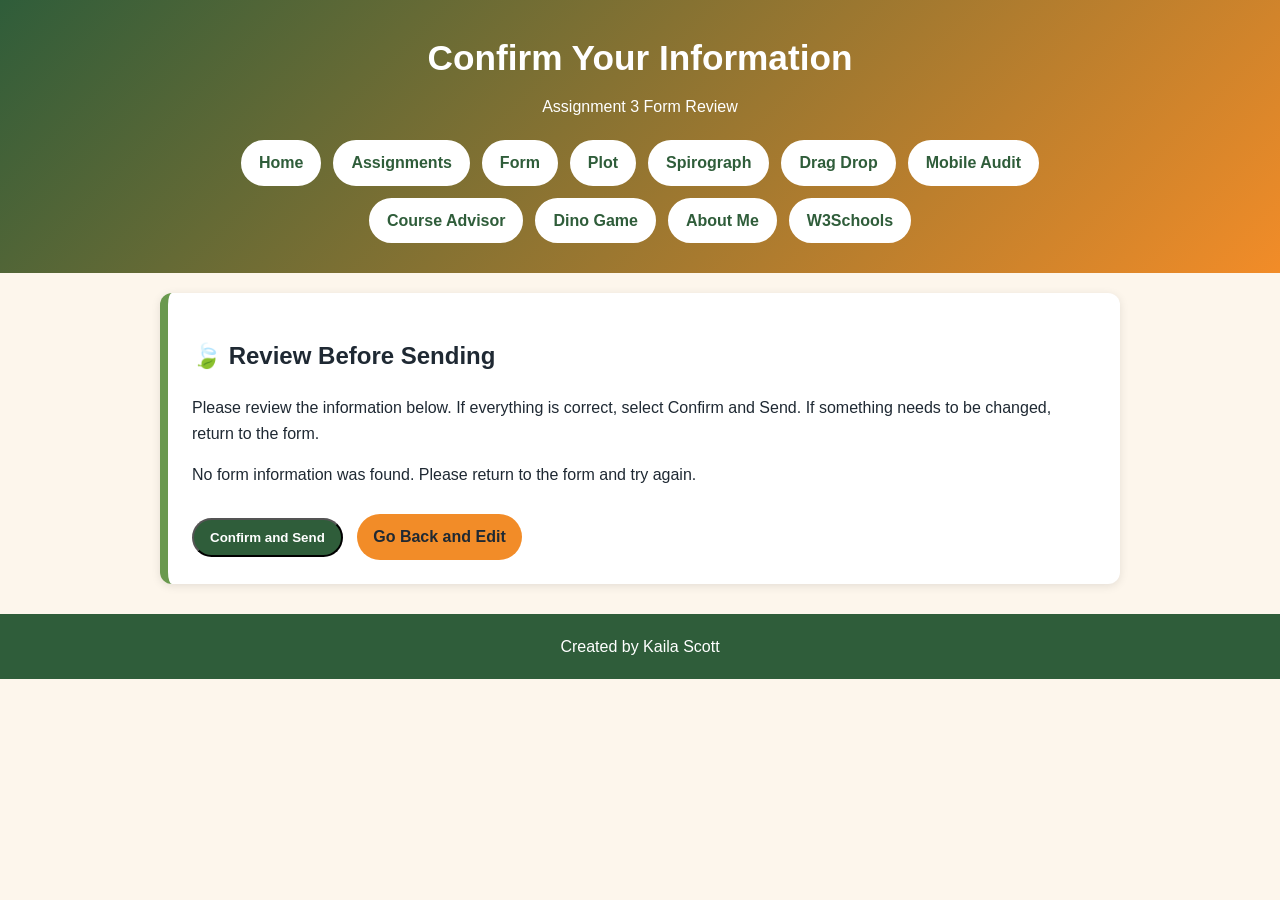
<file: confirmation.html>
<!DOCTYPE html>
<html lang="en">

<head>
    <meta charset="UTF-8">
    <meta name="description" content="Confirmation page for Kaila Scott's COP4813 Assignment 3 form.">
    <meta name="keywords" content="COP4813, form confirmation, HTML5, JavaScript, Kaila Scott">
    <meta name="author" content="Kaila Scott">
    <meta name="viewport" content="width=device-width, initial-scale=1.0">
    <title>Confirm Information | Assignment 3</title>
    <link rel="stylesheet" href="style.css">
    <script src="form.js" defer></script>
</head>

<body>
    <a class="skip-link" href="#main-content">Skip to main content</a>

    <header class="site-header">
        <div class="container">
            <h1>Confirm Your Information</h1>
            <p>Assignment 3 Form Review</p>

            <nav aria-label="Main navigation">
                <ul class="nav-list">
                    <li><a href="index.html">Home</a></li>
                    <li><a href="assignments.html">Assignments</a></li>
                    <li><a href="form.html">Form</a></li>
                    <li><a href="plot.html">Plot</a></li>
                    <li><a href="spirograph.html">Spirograph</a></li>
                    <li><a href="dragdrop.html">Drag Drop</a></li>
                    <li><a href="mobile-audit.html">Mobile Audit</a></li>
                    <li><a href="advisor.html">Course Advisor</a></li>
                    <li><a href="dino-game.html">Dino Game</a></li>
                    <li><a href="about.html">About Me</a></li>
                    <li><a href="https://www.w3schools.com/" target="_blank" rel="noopener">W3Schools</a></li>
                </ul>
            </nav>
        </div>
    </header>

    <main id="main-content" class="container">
        <section class="card">
            <h2>Review Before Sending</h2>
            <p>
                Please review the information below. If everything is correct,
                select Confirm and Send. If something needs to be changed,
                return to the form.
            </p>

            <div id="confirmationDetails"></div>

            <form id="mailtoForm" action="mailto:kaila_scott@daytonastate.edu" method="post" enctype="text/plain">
                <input type="hidden" name="First_Name" id="mailFirstName">
                <input type="hidden" name="Last_Name" id="mailLastName">
                <input type="hidden" name="Address" id="mailAddress">
                <input type="hidden" name="City" id="mailCity">
                <input type="hidden" name="State" id="mailState">
                <input type="hidden" name="ZIP_Code" id="mailZip">
                <input type="hidden" name="Phone" id="mailPhone">
                <input type="hidden" name="Email" id="mailEmail">
                <input type="hidden" name="Birth_Date" id="mailBirthdate">
                <input type="hidden" name="Message" id="mailMessage">

                <button class="button" type="submit">Confirm and Send</button>
                <a class="button secondary-button" href="form.html">Go Back and Edit</a>
            </form>
        </section>
    </main>

    <footer class="site-footer">
        <p>Created by Kaila Scott</p>
    </footer>
</body>

</html>
</file>
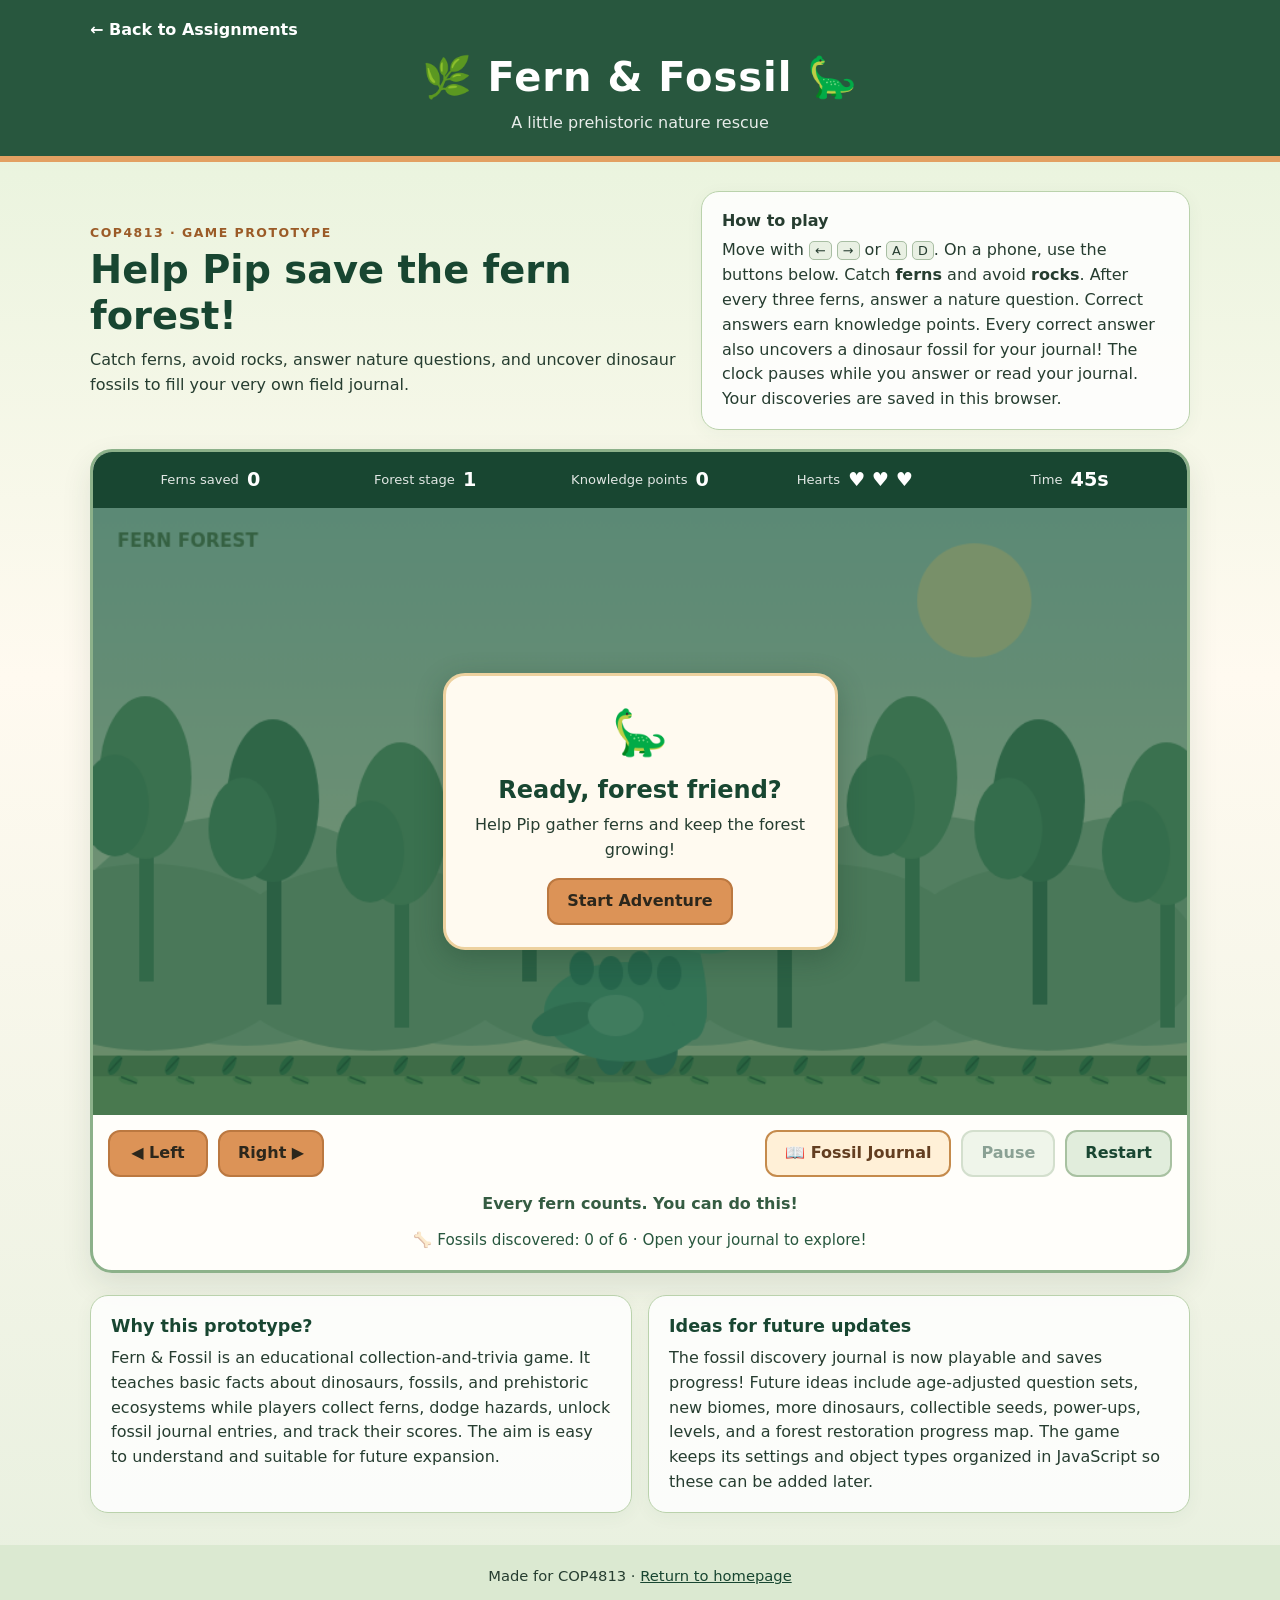
<file: dino-game.html>
<!DOCTYPE html>
<html lang="en">
<head>
  <meta charset="UTF-8">
  <meta name="viewport" content="width=device-width, initial-scale=1.0">
  <meta name="description" content="Fern & Fossil: an educational dinosaur and prehistoric ecosystem game prototype for COP4813.">
  <title>Fern & Fossil | Dinosaur Game Prototype</title>
  <link rel="stylesheet" href="dino-game.css">
  <script src="dino-game.js" defer></script>
</head>
<body>
  <a class="skip-link" href="#game">Skip to the game</a>
  <header class="site-header">
    <div class="wrap">
      <a class="back-link" href="assignments.html">← Back to Assignments</a>
      <div class="brand"><span aria-hidden="true">🌿</span> Fern &amp; Fossil <span aria-hidden="true">🦕</span></div>
      <p>A little prehistoric nature rescue</p>
    </div>
  </header>
  <main class="wrap">
    <section class="intro">
      <div><p class="eyebrow">COP4813 · Game Prototype</p>
      <h1>Help Pip save the fern forest!</h1>
      <p>Catch ferns, avoid rocks, answer nature questions, and uncover dinosaur fossils to fill your very own field journal.</p></div>
      <aside class="how-to"><strong>How to play</strong><p>Move with <kbd>←</kbd> <kbd>→</kbd> or <kbd>A</kbd> <kbd>D</kbd>. On a phone, use the buttons below. Catch <strong>ferns</strong> and avoid <strong>rocks</strong>. After every three ferns, answer a nature question. Correct answers earn knowledge points. Every correct answer also uncovers a dinosaur fossil for your journal! The clock pauses while you answer or read your journal. Your discoveries are saved in this browser.</p></aside>
    </section>
    <section class="game-panel" id="game" aria-label="Fern and Fossil game">
      <div class="hud" aria-live="polite" aria-atomic="true">
        <div><span class="hud-label">Ferns saved</span><strong id="score">0</strong></div>
        <div><span class="hud-label">Forest stage</span><strong id="level">1</strong></div>
        <div><span class="hud-label">Knowledge points</span><strong id="knowledge">0</strong></div>
        <div><span class="hud-label">Hearts</span><strong id="lives">♥ ♥ ♥</strong></div>
        <div><span class="hud-label">Time</span><strong id="time">45s</strong></div>
      </div>
      <div class="canvas-shell">
        <canvas id="dinoCanvas" width="900" height="500" aria-label="Cartoon dinosaur Pip catches falling ferns and dodges rocks in a prehistoric forest. Use the left and right controls to move.">Your browser does not support Canvas.</canvas>
        <div class="overlay" id="overlay">
          <div class="overlay-card">
            <span class="big-dino" aria-hidden="true">🦕</span>
            <h2 id="overlayTitle">Ready, forest friend?</h2>
            <p id="overlayText">Help Pip gather ferns and keep the forest growing!</p>
            <button id="startButton" class="primary-button" type="button">Start Adventure</button>
          </div>
        </div>
        <div class="overlay" id="quizOverlay" hidden>
          <div class="overlay-card quiz-card" role="dialog" aria-modal="true" aria-labelledby="quizTitle">
            <p class="eyebrow">Dino Discovery!</p>
            <h2 id="quizTitle">Prehistoric nature question</h2>
            <p id="quizQuestion"></p>
            <div id="quizOptions" class="quiz-options"></div>
            <p id="quizFeedback" role="status" aria-live="polite"></p>
            <button id="quizContinue" class="primary-button" type="button" hidden>Continue Adventure</button>
          </div>
        </div>
      </div>
      <div class="controls">
        <div class="move-controls" aria-label="Movement controls">
          <button id="leftButton" class="move-button" type="button" aria-label="Move dinosaur left">◀ Left</button>
          <button id="rightButton" class="move-button" type="button" aria-label="Move dinosaur right">Right ▶</button>
        </div>
        <div class="action-controls">
          <button id="journalButton" class="journal-button" type="button">📖 Fossil Journal</button>
          <button id="pauseButton" class="secondary-button" type="button" disabled>Pause</button>
          <button id="restartButton" class="secondary-button" type="button">Restart</button>
        </div>
      </div>
      <p class="game-message" id="gameMessage" role="status">Every fern counts. You can do this!</p>
      <p class="journal-progress" id="journalProgress" aria-live="polite">Fossils discovered: 0 of 6</p>
    </section>
    <!-- The journal content is dynamically generated from the dinosaur data in JavaScript. -->
    <dialog id="journalDialog" class="journal-dialog" aria-labelledby="journalTitle">
      <div class="journal-heading">
        <div>
          <p class="eyebrow">Pip's field notes</p>
          <h2 id="journalTitle">🦴 Fossil Discovery Journal</h2>
        </div>
        <button id="closeJournal" class="secondary-button journal-close" type="button" aria-label="Close fossil journal">✕ Close</button>
      </div>
      <p class="journal-description">Answer dinosaur and nature questions correctly to uncover six fossils. Each discovery teaches you about a real prehistoric dinosaur. Discoveries stay saved in this browser between games.</p>
      <p id="journalCount" class="journal-count" aria-live="polite">0 of 6 fossils discovered</p>
      <div id="journalEntries" class="journal-grid"></div>
      <div class="journal-footer">
        <button id="clearJournal" class="secondary-button" type="button">Clear discoveries</button>
      </div>
    </dialog>
    <section class="below-game">
      <article class="info-card"><h2>Why this prototype?</h2><p>Fern &amp; Fossil is an educational collection-and-trivia game. It teaches basic facts about dinosaurs, fossils, and prehistoric ecosystems while players collect ferns, dodge hazards, unlock fossil journal entries, and track their scores. The aim is easy to understand and suitable for future expansion.</p></article>
      <article class="info-card"><h2>Ideas for future updates</h2><p>The fossil discovery journal is now playable and saves progress! Future ideas include age-adjusted question sets, new biomes, more dinosaurs, collectible seeds, power-ups, levels, and a forest restoration progress map. The game keeps its settings and object types organized in JavaScript so these can be added later.</p></article>
    </section>
  </main>
  <footer>Made for COP4813 · <a href="index.html">Return to homepage</a></footer>
</body>
</html>
</file>
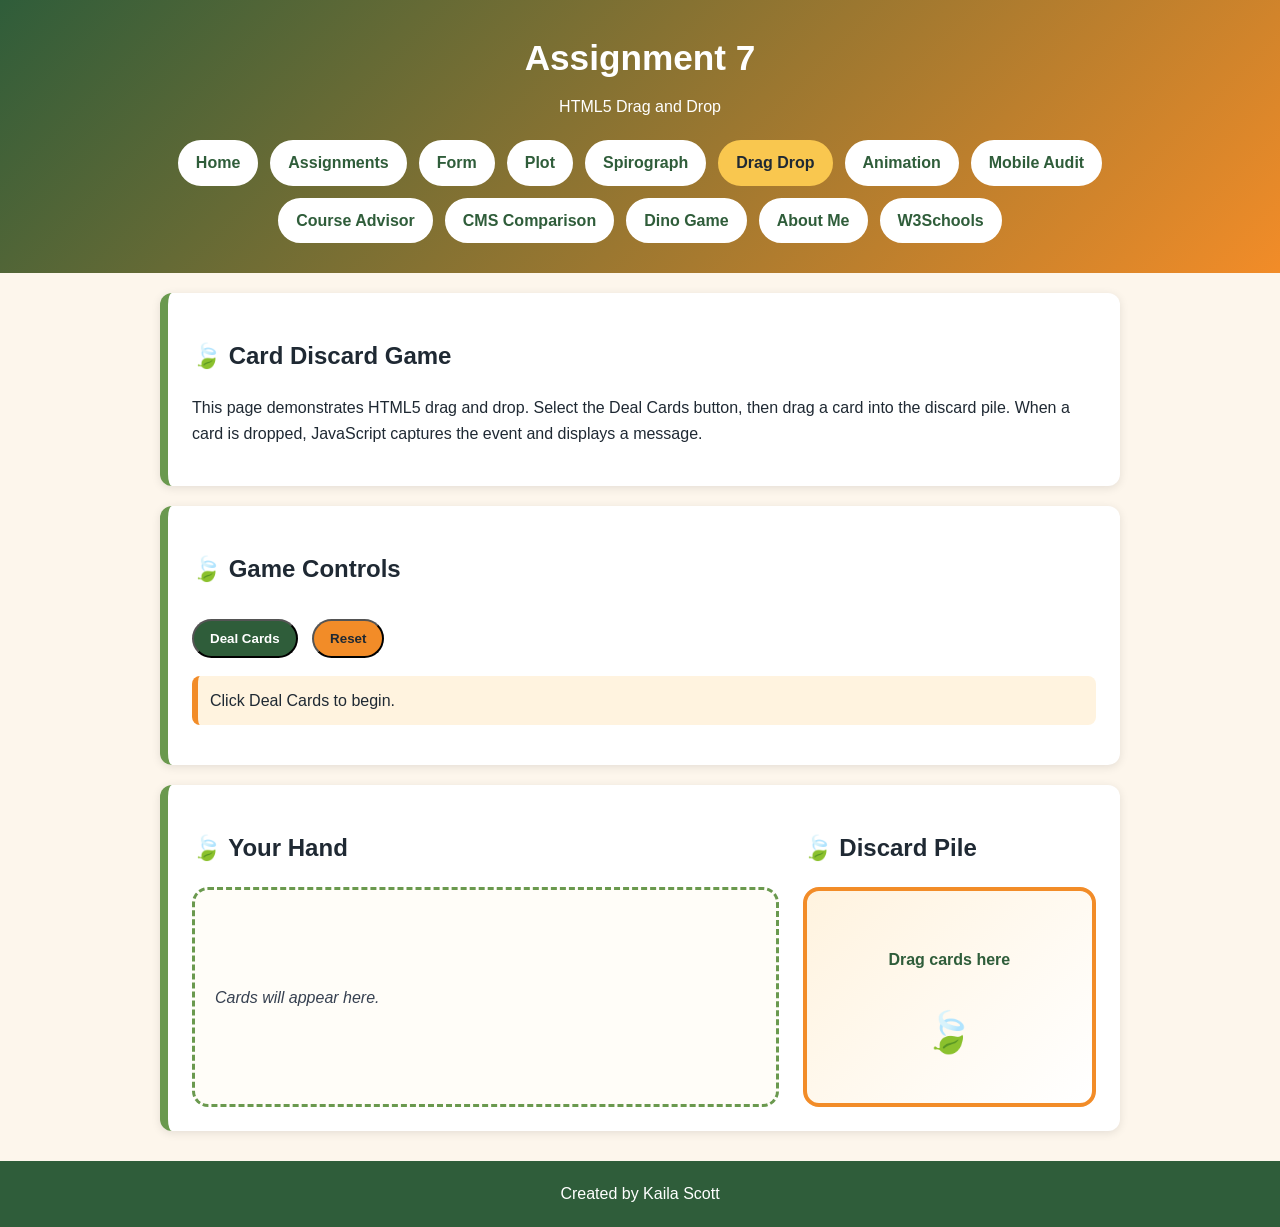
<file: dragdrop.html>
<!DOCTYPE html>
<html lang="en">

<head>
    <meta charset="UTF-8">
    <meta name="description" content="Assignment 7 drag and drop card interface for Kaila Scott's COP4813 course.">
    <meta name="keywords" content="COP4813, drag and drop, JavaScript, HTML5, cards">
    <meta name="author" content="Kaila Scott">
    <meta name="viewport" content="width=device-width, initial-scale=1.0">
    <title>Assignment 7 | Drag and Drop</title>
    <link rel="stylesheet" href="style.css">
    <script src="dragdrop.js" defer></script>
</head>

<body>
    <a class="skip-link" href="#main-content">Skip to main content</a>

    <header class="site-header">
        <div class="container">
            <h1>Assignment 7</h1>
            <p>HTML5 Drag and Drop</p>

            <nav aria-label="Main navigation">
                <ul class="nav-list">
                    <li><a href="index.html">Home</a></li>
                    <li><a href="assignments.html">Assignments</a></li>
                    <li><a href="form.html">Form</a></li>
                    <li><a href="plot.html">Plot</a></li>
                    <li><a href="spirograph.html">Spirograph</a></li>
                    <li><a href="dragdrop.html" aria-current="page">Drag Drop</a></li>
                    <li><a href="animation.html">Animation</a></li>
                    <li><a href="mobile-audit.html">Mobile Audit</a></li>
                    <li><a href="advisor.html">Course Advisor</a></li>
                    <li><a href="cms.html">CMS Comparison</a></li>
                    <li><a href="dino-game.html">Dino Game</a></li>
                    <li><a href="about.html">About Me</a></li>
                    <li><a href="https://www.w3schools.com/" target="_blank" rel="noopener">W3Schools</a></li>
                </ul>
            </nav>
        </div>
    </header>

    <main id="main-content" class="container">
        <section class="card">
            <h2>Card Discard Game</h2>
            <p>
                This page demonstrates HTML5 drag and drop. Select the Deal Cards button,
                then drag a card into the discard pile. When a card is dropped, JavaScript
                captures the event and displays a message.
            </p>
        </section>

        <section class="card">
            <h2>Game Controls</h2>
            <button class="button" id="dealButton" type="button">Deal Cards</button>
            <button class="button secondary-button" id="resetButton" type="button">Reset</button>
            <p id="gameMessage" class="spiro-summary">
                Click Deal Cards to begin.
            </p>
        </section>

        <section class="card drag-layout">
            <div>
                <h2>Your Hand</h2>
                <div id="cardArea" class="card-area" aria-label="Dealt cards area">
                    <p class="placeholder-text">Cards will appear here.</p>
                </div>
            </div>

            <div>
                <h2>Discard Pile</h2>
                <div id="discardPile" class="discard-pile" aria-label="Discard pile drop target">
                    <p>Drag cards here</p>
                    <span class="discard-icon">🍃</span>
                </div>
            </div>
        </section>
    </main>

    <footer class="site-footer">
        <p>Created by Kaila Scott</p>
    </footer>
</body>

</html>
</file>
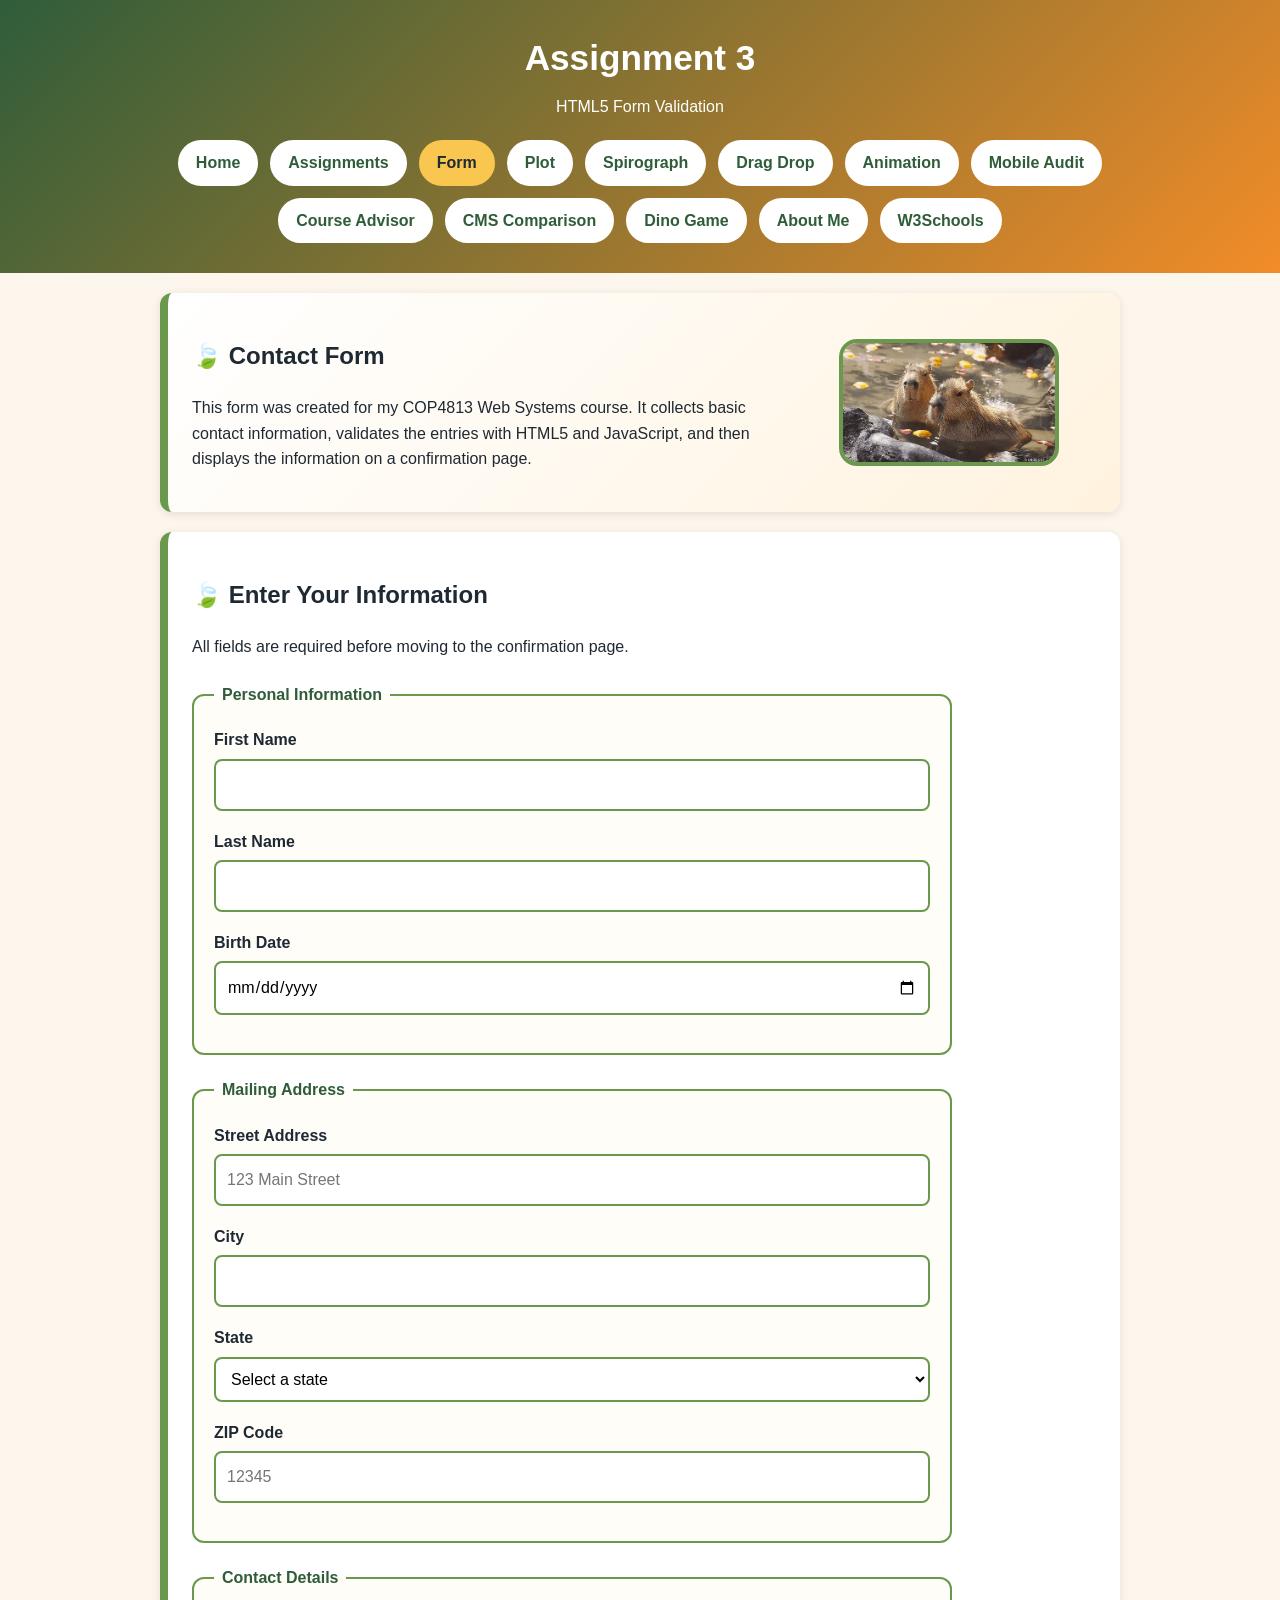
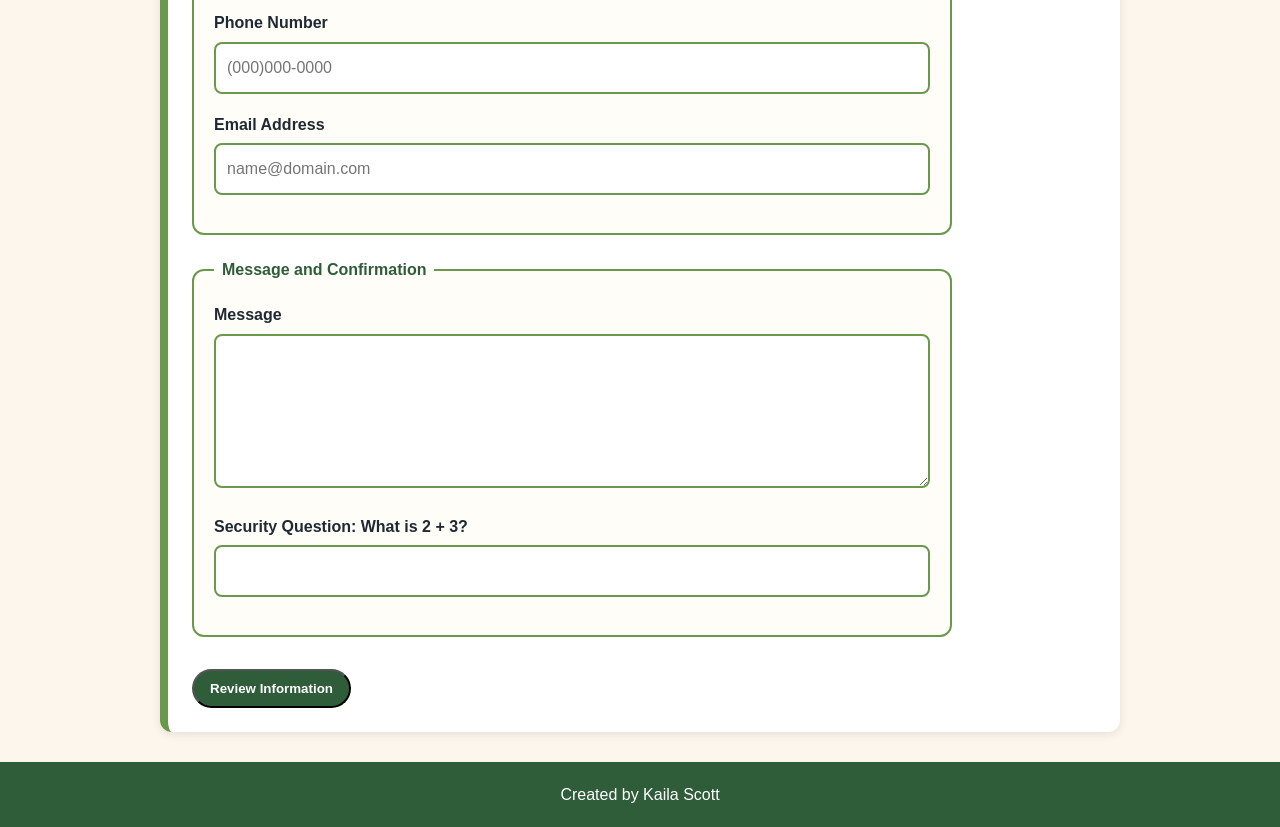
<file: form.html>
<!DOCTYPE html>
<html lang="en">

<head>
    <meta charset="UTF-8">
    <meta name="description" content="Assignment 3 form page for Kaila Scott's COP4813 Web Systems portfolio.">
    <meta name="keywords" content="COP4813, HTML5 form, JavaScript validation, web forms, Kaila Scott">
    <meta name="author" content="Kaila Scott">
    <meta name="viewport" content="width=device-width, initial-scale=1.0">
    <title>Assignment 3 | Forms</title>
    <link rel="stylesheet" href="style.css">
    <script src="form.js" defer></script>
</head>

<body>
    <a class="skip-link" href="#main-content">Skip to main content</a>

    <header class="site-header">
        <div class="container">
            <h1>Assignment 3</h1>
            <p>HTML5 Form Validation</p>

            <nav aria-label="Main navigation">
                <ul class="nav-list">
                    <li><a href="index.html">Home</a></li>
                    <li><a href="assignments.html">Assignments</a></li>
                    <li><a href="form.html" aria-current="page">Form</a></li>
                    <li><a href="plot.html">Plot</a></li>
                    <li><a href="spirograph.html">Spirograph</a></li>
                    <li><a href="dragdrop.html">Drag Drop</a></li>
                    <li><a href="animation.html">Animation</a></li>
                    <li><a href="mobile-audit.html">Mobile Audit</a></li>
                    <li><a href="advisor.html">Course Advisor</a></li>
                    <li><a href="cms.html">CMS Comparison</a></li>  
                    <li><a href="dino-game.html">Dino Game</a></li>
                    <li><a href="about.html">About Me</a></li>
                    <li><a href="https://www.w3schools.com/" target="_blank" rel="noopener">W3Schools</a></li>
                </ul>
            </nav>
        </div>
    </header>

    <main id="main-content" class="container">
        <section class="card form-intro">
            <div>
                <h2>Contact Form</h2>
                <p>
                    This form was created for my COP4813 Web Systems course.
                    It collects basic contact information, validates the entries
                    with HTML5 and JavaScript, and then displays the information
                    on a confirmation page.
                </p>
            </div>

            <img class="form-image" src="capybara.gif" alt="Capybaras relaxing in water">
        </section>

        <section class="card">
            <h2>Enter Your Information</h2>
            <p>All fields are required before moving to the confirmation page.</p>

            <form id="contactForm" novalidate>
                <fieldset>
                    <legend>Personal Information</legend>

                    <div class="form-row">
                        <label for="firstName">First Name</label>
                        <input type="text" id="firstName" name="firstName" autocomplete="given-name" required>
                        <span class="error" id="firstNameError"></span>
                    </div>

                    <div class="form-row">
                        <label for="lastName">Last Name</label>
                        <input type="text" id="lastName" name="lastName" autocomplete="family-name" required>
                        <span class="error" id="lastNameError"></span>
                    </div>

                    <div class="form-row">
                        <label for="birthdate">Birth Date</label>
                        <input type="date" id="birthdate" name="birthdate" required>
                        <span class="error" id="birthdateError"></span>
                    </div>
                </fieldset>

                <fieldset>
                    <legend>Mailing Address</legend>

                    <div class="form-row">
                        <label for="address">Street Address</label>
                        <input type="text" id="address" name="address" placeholder="123 Main Street" autocomplete="street-address" required>
                        <span class="error" id="addressError"></span>
                    </div>

                    <div class="form-row">
                        <label for="city">City</label>
                        <input type="text" id="city" name="city" autocomplete="address-level2" required>
                        <span class="error" id="cityError"></span>
                    </div>

                    <div class="form-row">
                        <label for="state">State</label>
                        <select id="state" name="state" autocomplete="address-level1" required>
                            <option value="">Select a state</option>
                            <option value="AL">Alabama</option>
                            <option value="AK">Alaska</option>
                            <option value="AZ">Arizona</option>
                            <option value="AR">Arkansas</option>
                            <option value="CA">California</option>
                            <option value="CO">Colorado</option>
                            <option value="CT">Connecticut</option>
                            <option value="DE">Delaware</option>
                            <option value="FL">Florida</option>
                            <option value="GA">Georgia</option>
                            <option value="HI">Hawaii</option>
                            <option value="ID">Idaho</option>
                            <option value="IL">Illinois</option>
                            <option value="IN">Indiana</option>
                            <option value="IA">Iowa</option>
                            <option value="KS">Kansas</option>
                            <option value="KY">Kentucky</option>
                            <option value="LA">Louisiana</option>
                            <option value="ME">Maine</option>
                            <option value="MD">Maryland</option>
                            <option value="MA">Massachusetts</option>
                            <option value="MI">Michigan</option>
                            <option value="MN">Minnesota</option>
                            <option value="MS">Mississippi</option>
                            <option value="MO">Missouri</option>
                            <option value="MT">Montana</option>
                            <option value="NE">Nebraska</option>
                            <option value="NV">Nevada</option>
                            <option value="NH">New Hampshire</option>
                            <option value="NJ">New Jersey</option>
                            <option value="NM">New Mexico</option>
                            <option value="NY">New York</option>
                            <option value="NC">North Carolina</option>
                            <option value="ND">North Dakota</option>
                            <option value="OH">Ohio</option>
                            <option value="OK">Oklahoma</option>
                            <option value="OR">Oregon</option>
                            <option value="PA">Pennsylvania</option>
                            <option value="RI">Rhode Island</option>
                            <option value="SC">South Carolina</option>
                            <option value="SD">South Dakota</option>
                            <option value="TN">Tennessee</option>
                            <option value="TX">Texas</option>
                            <option value="UT">Utah</option>
                            <option value="VT">Vermont</option>
                            <option value="VA">Virginia</option>
                            <option value="WA">Washington</option>
                            <option value="WV">West Virginia</option>
                            <option value="WI">Wisconsin</option>
                            <option value="WY">Wyoming</option>
                        </select>
                        <span class="error" id="stateError"></span>
                    </div>

                    <div class="form-row">
                        <label for="zip">ZIP Code</label>
                        <input type="text" id="zip" name="zip" maxlength="5" placeholder="12345" autocomplete="postal-code" required>
                        <span class="error" id="zipError"></span>
                    </div>
                </fieldset>

                <fieldset>
                    <legend>Contact Details</legend>

                    <div class="form-row">
                        <label for="phone">Phone Number</label>
                        <input type="tel" id="phone" name="phone" placeholder="(000)000-0000" maxlength="13" autocomplete="tel" required>
                        <span class="error" id="phoneError"></span>
                    </div>

                    <div class="form-row">
                        <label for="email">Email Address</label>
                        <input type="email" id="email" name="email" placeholder="name@domain.com" autocomplete="email" required>
                        <span class="error" id="emailError"></span>
                    </div>
                </fieldset>

                <fieldset>
                    <legend>Message and Confirmation</legend>

                    <div class="form-row">
                        <label for="message">Message</label>
                        <textarea id="message" name="message" rows="5" required></textarea>
                        <span class="error" id="messageError"></span>
                    </div>

                    <div class="form-row">
                        <label for="confirm">Security Question: What is 2 + 3?</label>
                        <input type="text" id="confirm" name="confirm" required>
                        <span class="error" id="confirmError"></span>
                    </div>
                </fieldset>

                <button class="button" type="submit">Review Information</button>
            </form>
        </section>
    </main>

    <footer class="site-footer">
        <p>Created by Kaila Scott</p>
    </footer>
</body>

</html>
</file>
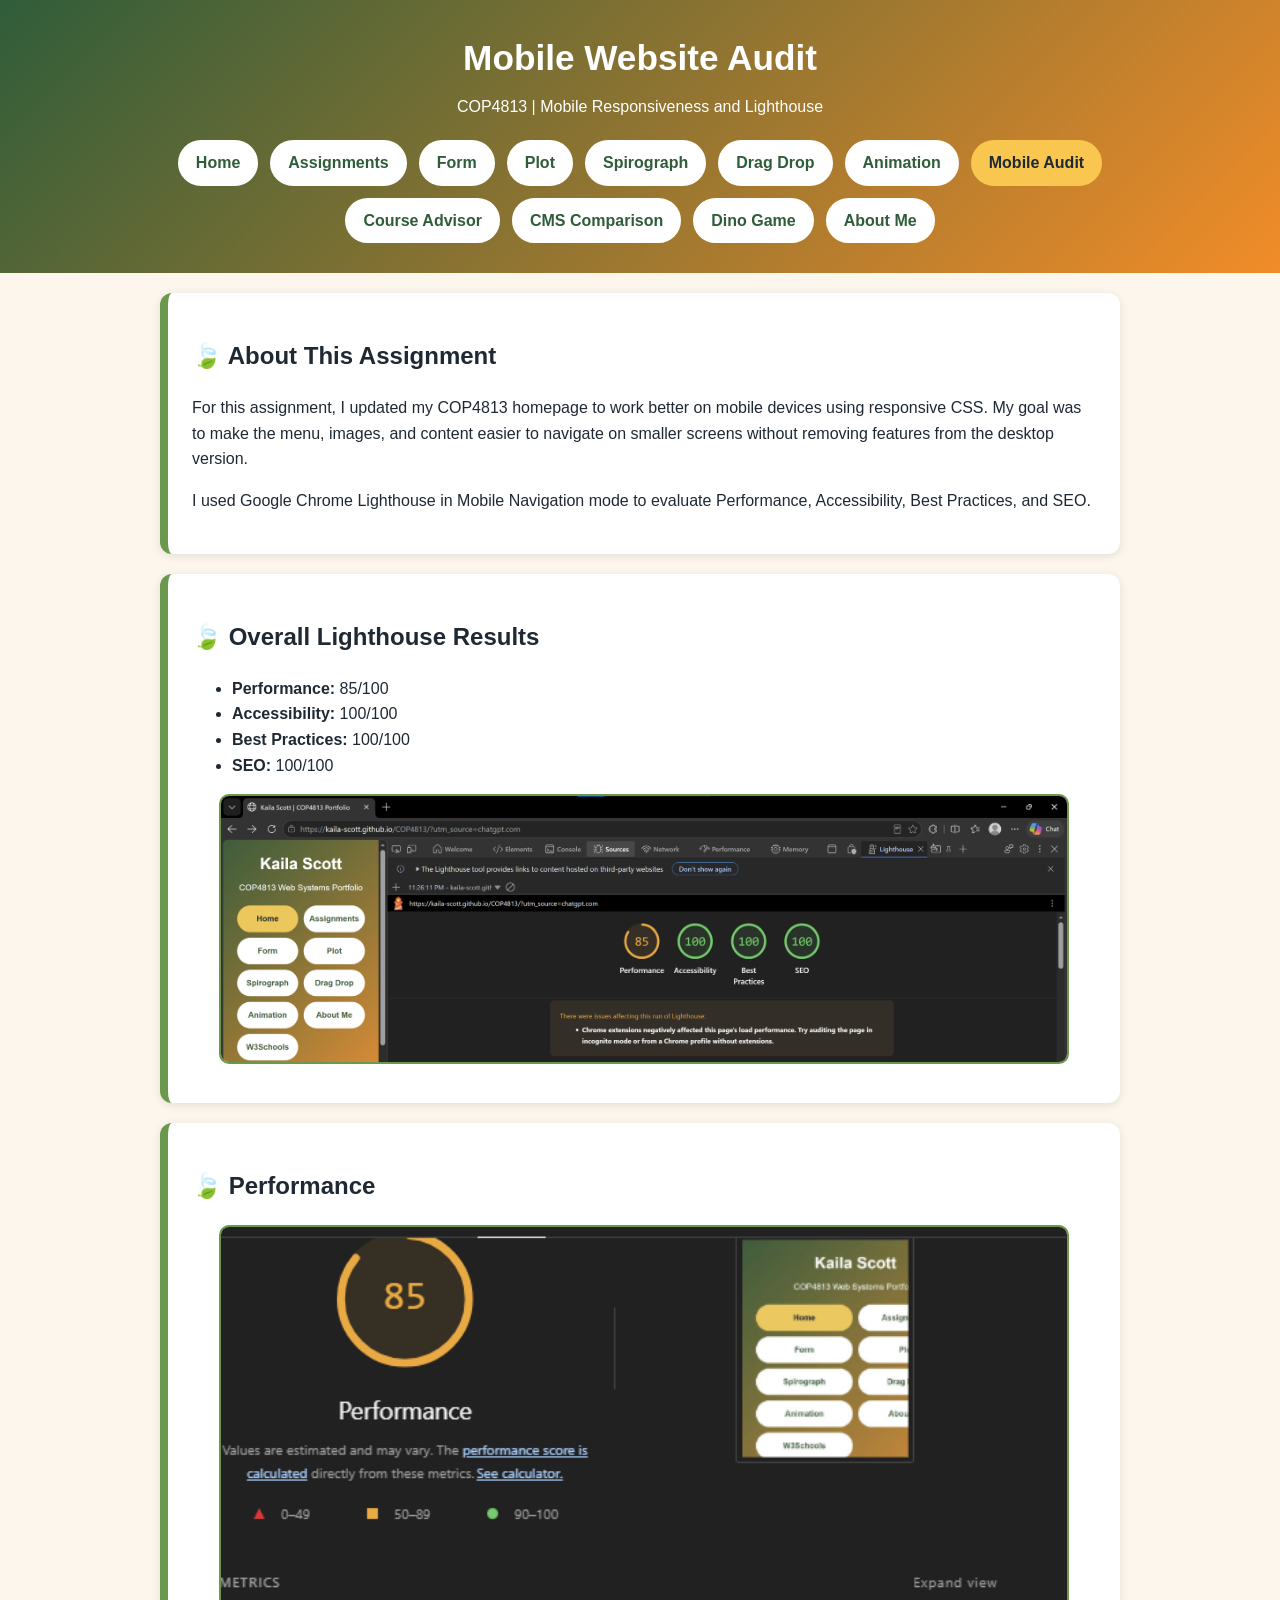
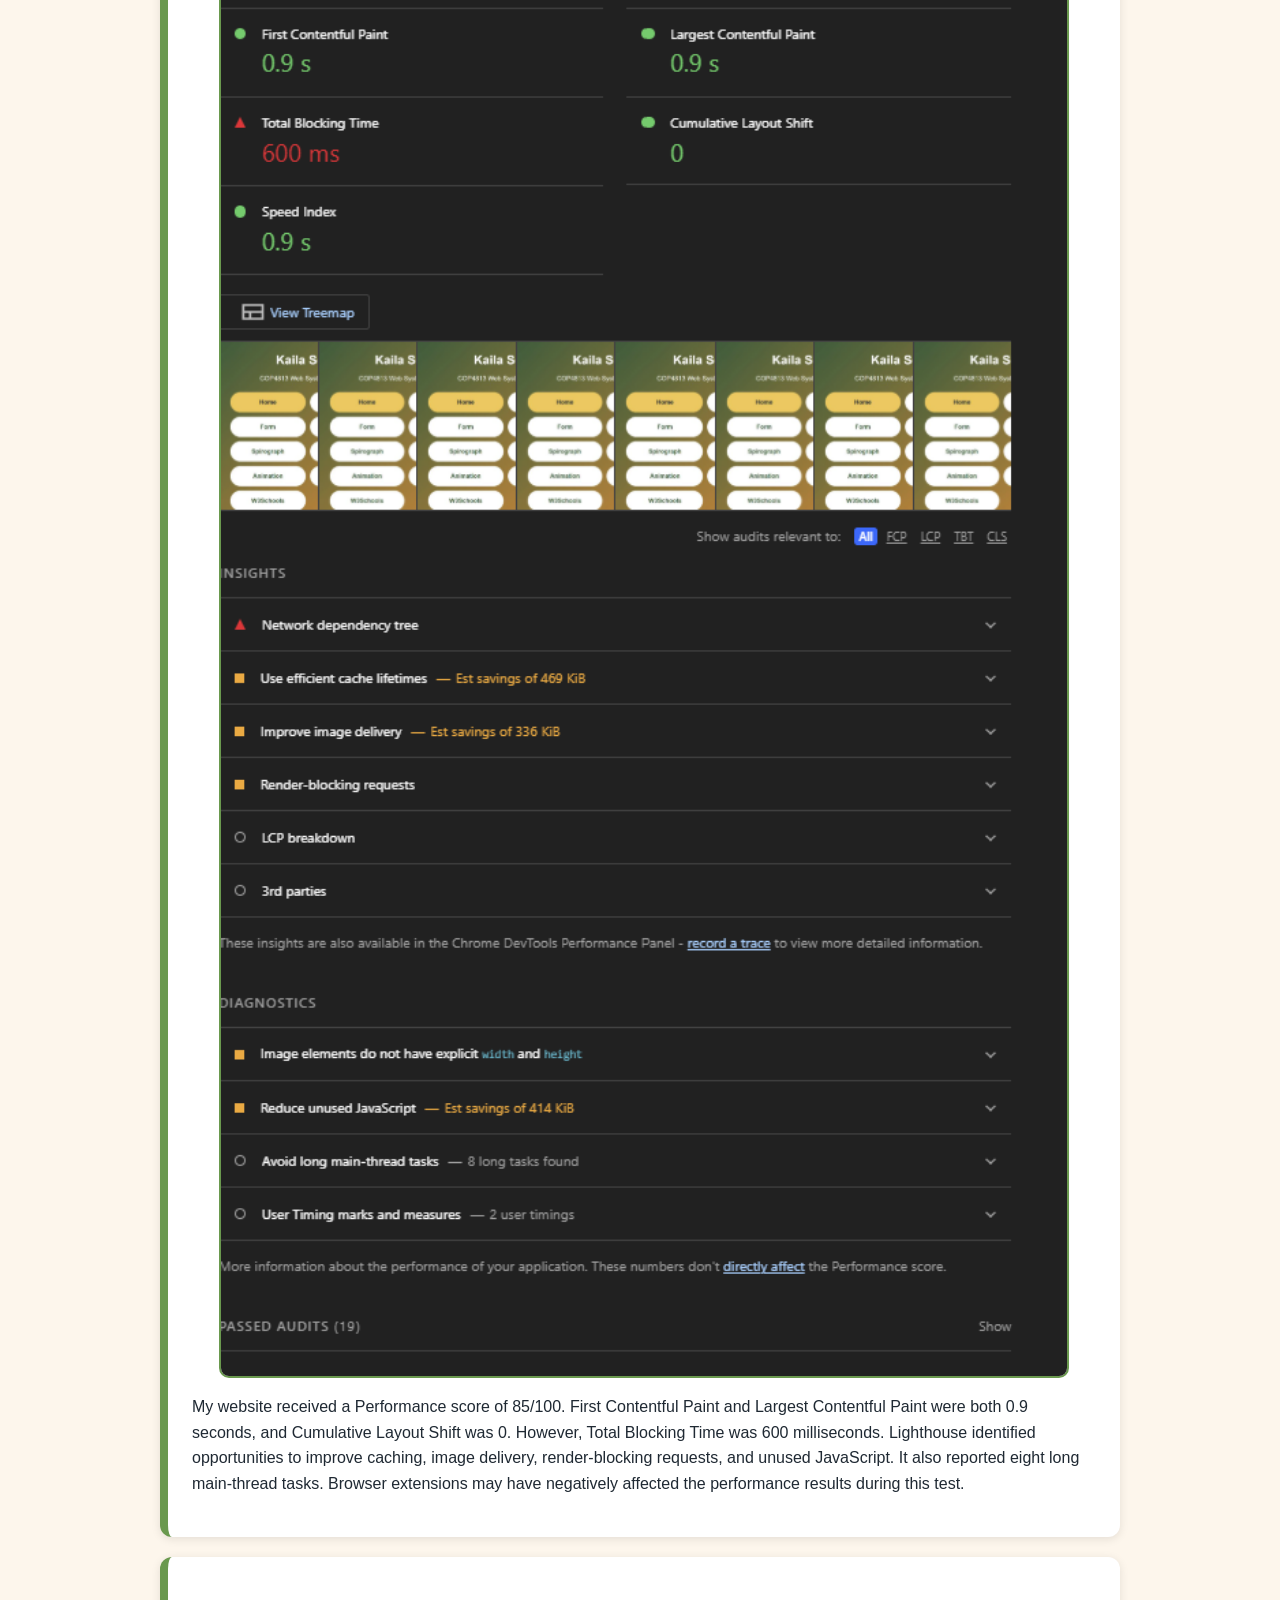
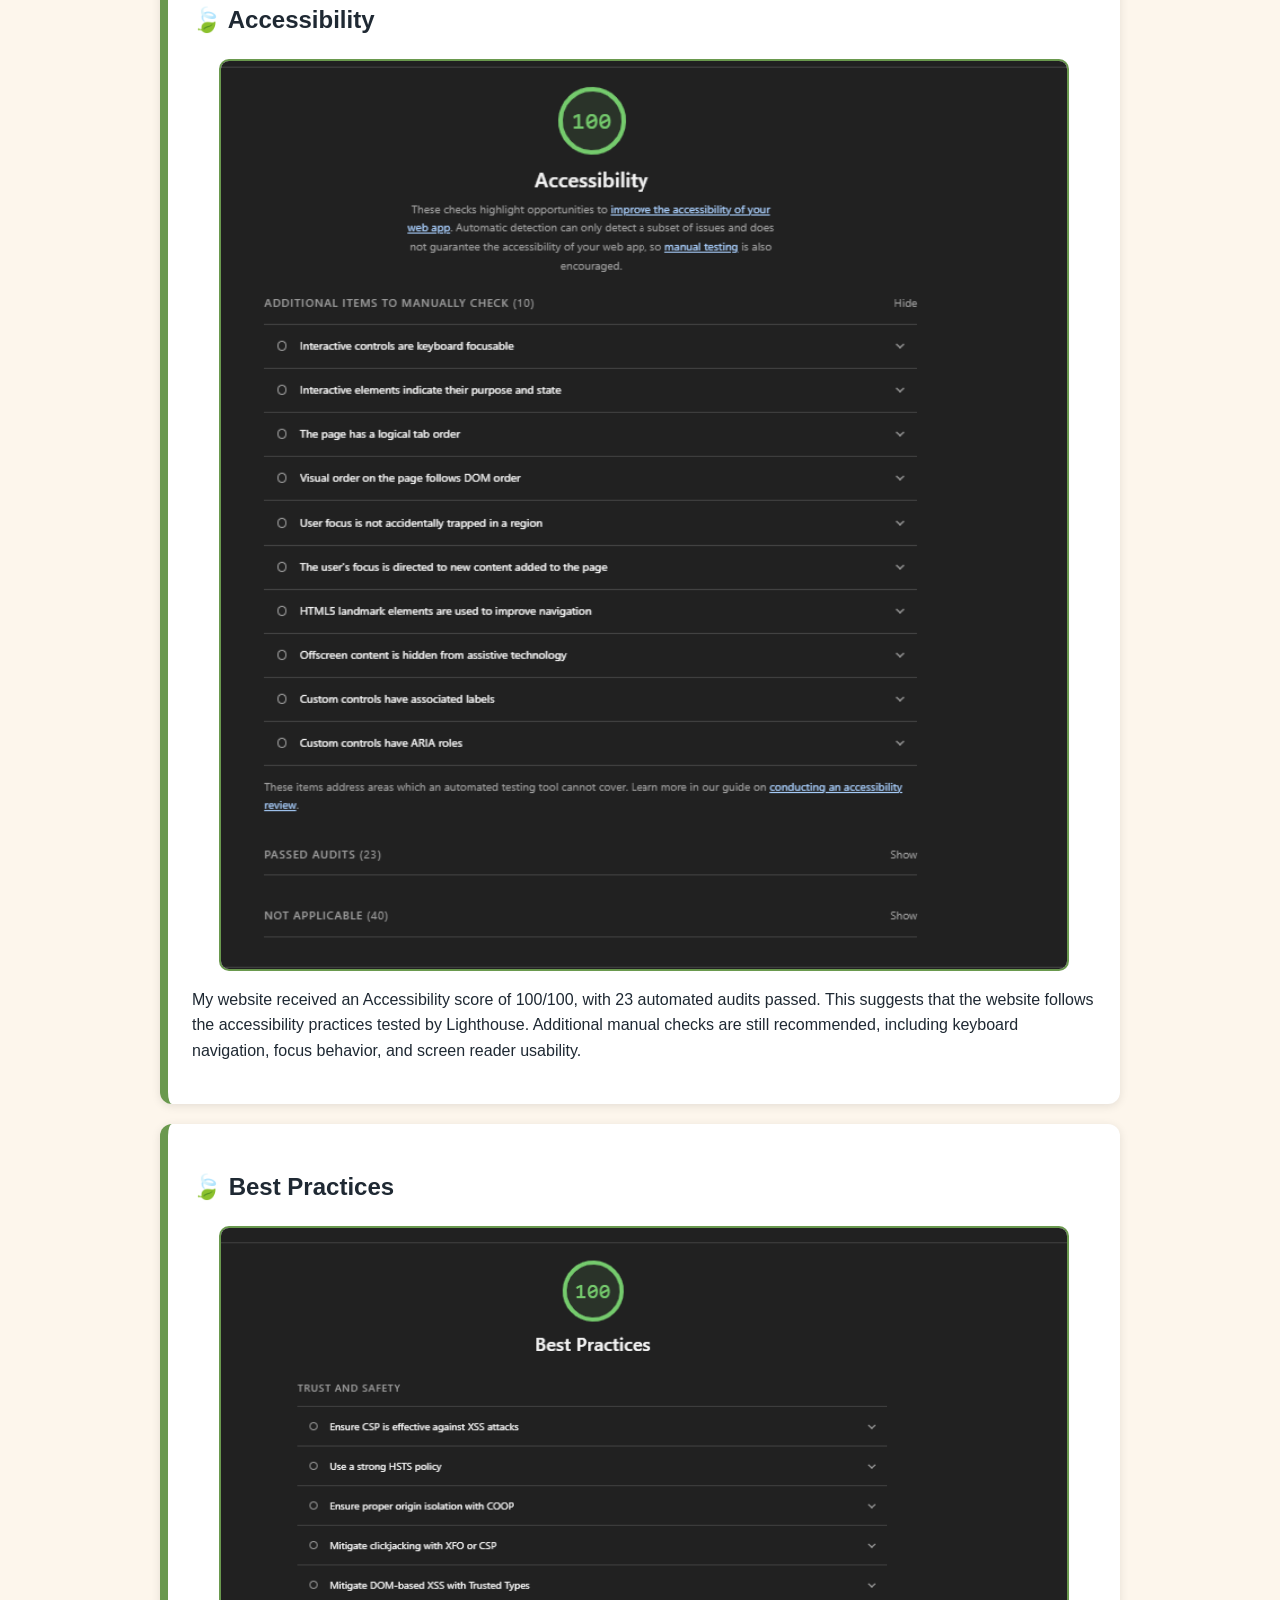
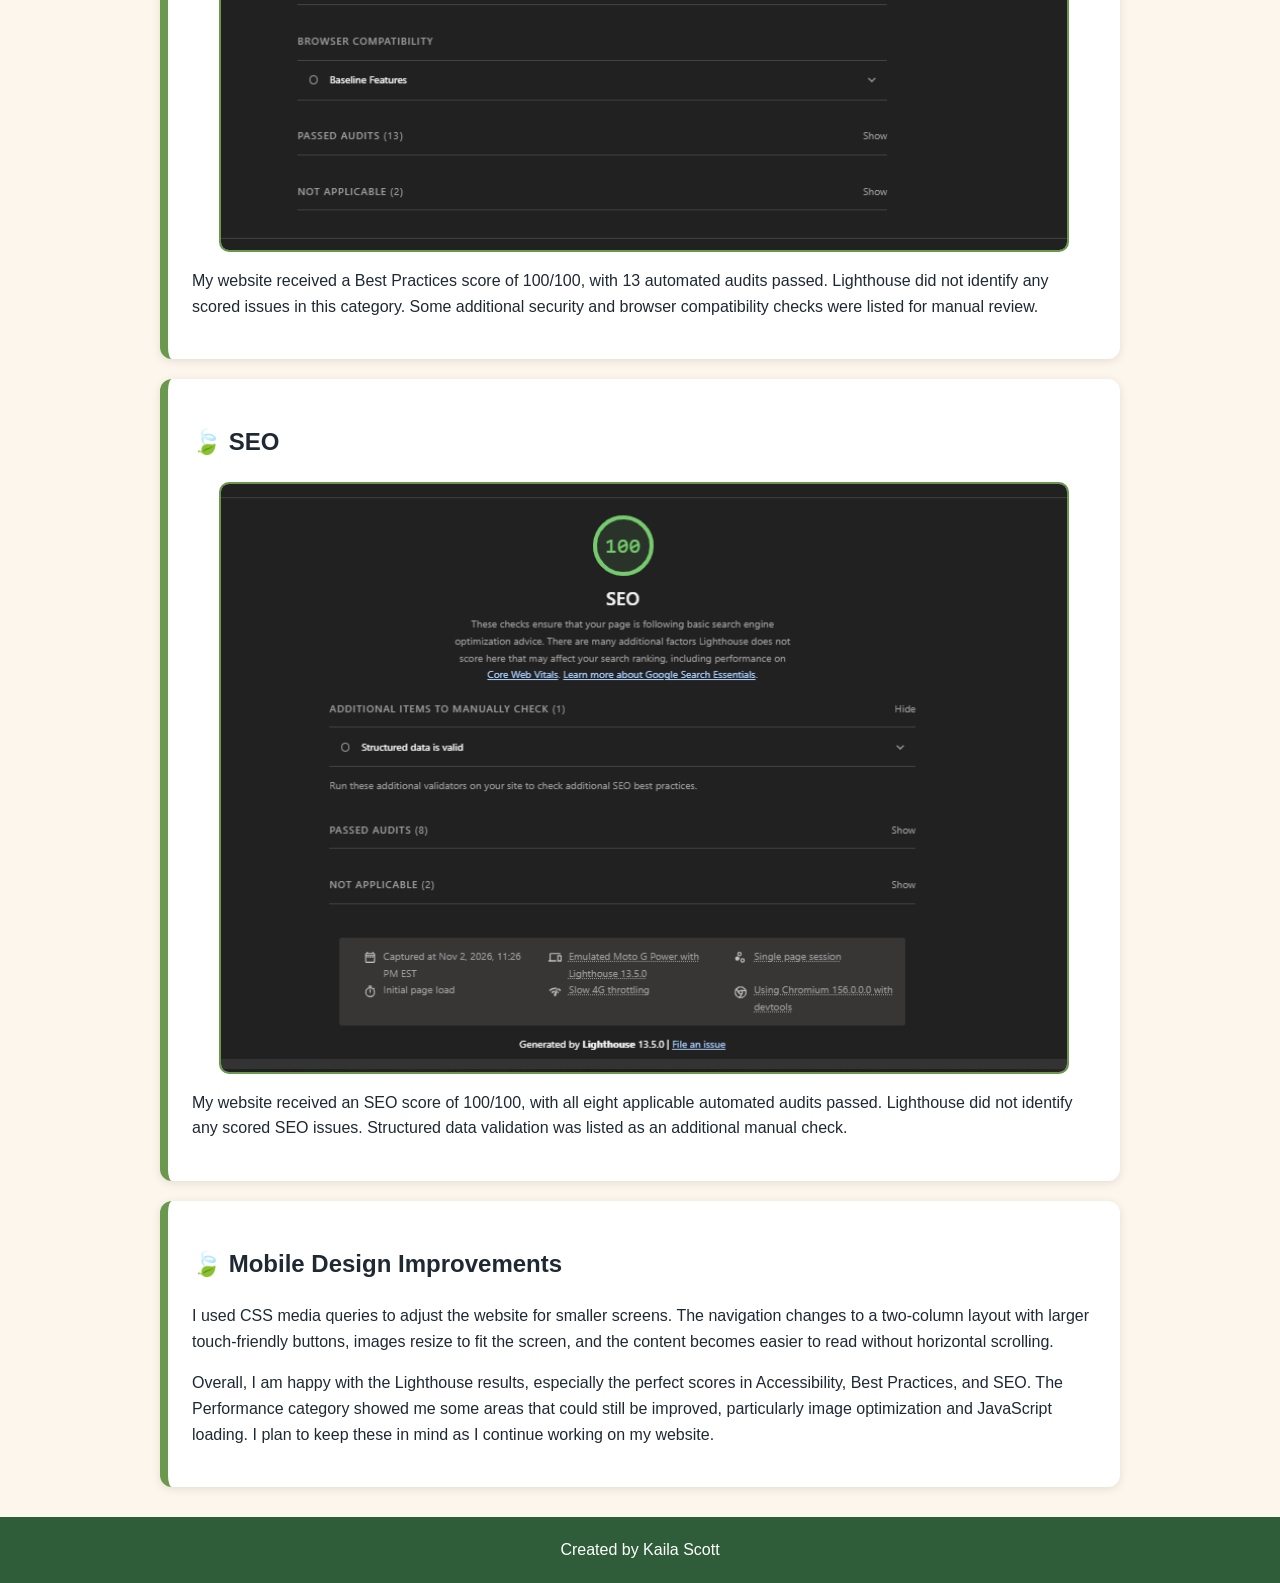
<file: mobile-audit.html>
<!DOCTYPE html>
<html lang="en">

<head>
    <meta charset="UTF-8">
    <meta name="viewport" content="width=device-width, initial-scale=1.0">
    <meta name="description" content="Mobile responsiveness and Lighthouse audit results for Kaila Scott's COP4813 website.">
    <meta name="author" content="Kaila Scott">
    <title>Mobile Website Audit | COP4813</title>
    <link rel="stylesheet" href="style.css">
</head>

<body>
    <a class="skip-link" href="#main-content">Skip to main content</a>

    <header class="site-header">
        <div class="container">
            <h1>Mobile Website Audit</h1>
            <p>COP4813 | Mobile Responsiveness and Lighthouse</p>

            <nav aria-label="Main navigation">
                <ul class="nav-list">
                    <li><a href="index.html">Home</a></li>
                    <li><a href="assignments.html">Assignments</a></li>
                    <li><a href="form.html">Form</a></li>
                    <li><a href="plot.html">Plot</a></li>
                    <li><a href="spirograph.html">Spirograph</a></li>
                    <li><a href="dragdrop.html">Drag Drop</a></li>
                    <li><a href="animation.html">Animation</a></li>
                    <li><a href="mobile-audit.html" aria-current="page">Mobile Audit</a></li>
                    <li><a href="advisor.html">Course Advisor</a></li>
                    <li><a href="cms.html">CMS Comparison</a></li>
                    <li><a href="dino-game.html">Dino Game</a></li>
                    <li><a href="about.html">About Me</a></li>
                </ul>
            </nav>
        </div>
    </header>

    <main id="main-content" class="container">

        <section class="card">
            <h2>About This Assignment</h2>
            <p>
                For this assignment, I updated my COP4813 homepage
                to work better on mobile devices using responsive CSS.
                My goal was to make the menu, images, and content
                easier to navigate on smaller screens without removing
                features from the desktop version.
            </p>
            <p>
                I used Google Chrome Lighthouse in Mobile Navigation
                mode to evaluate Performance, Accessibility,
                Best Practices, and SEO.
            </p>
        </section>

        <section class="card">
            <h2>Overall Lighthouse Results</h2>

            <ul>
                <li><strong>Performance:</strong> 85/100</li>
                <li><strong>Accessibility:</strong> 100/100</li>
                <li><strong>Best Practices:</strong> 100/100</li>
                <li><strong>SEO:</strong> 100/100</li>
            </ul>

            <img class="audit-image"
                 src="lighthouse-scores.png"
                 alt="Lighthouse overview showing Performance 85, Accessibility 100, Best Practices 100, and SEO 100">
        </section>

        <section class="card">
            <h2>Performance</h2>

            <img class="audit-image"
                 src="lighthouse-performance.png"
                 alt="Lighthouse Performance audit showing a score of 85 and performance metrics">

            <p>
                My website received a Performance score of 85/100.
                First Contentful Paint and Largest Contentful Paint were
                both 0.9 seconds, and Cumulative Layout Shift was 0.
                However, Total Blocking Time was 600 milliseconds.
                Lighthouse identified opportunities to improve caching,
                image delivery, render-blocking requests, and unused
                JavaScript. It also reported eight long main-thread tasks.
                Browser extensions may have negatively affected the
                performance results during this test.
            </p>
        </section>

        <section class="card">
            <h2>Accessibility</h2>

            <img class="audit-image"
                 src="lighthouse-accessibility.png"
                 alt="Lighthouse Accessibility audit showing a score of 100">

            <p>
                My website received an Accessibility score of 100/100,
                with 23 automated audits passed. This suggests that
                the website follows the accessibility practices tested
                by Lighthouse. Additional manual checks are still
                recommended, including keyboard navigation, focus
                behavior, and screen reader usability.
            </p>
        </section>

        <section class="card">
            <h2>Best Practices</h2>

            <img class="audit-image"
                 src="lighthouse-best-practices.png"
                 alt="Lighthouse Best Practices audit showing a score of 100">

            <p>
                My website received a Best Practices score of 100/100,
                with 13 automated audits passed. Lighthouse did not
                identify any scored issues in this category. Some
                additional security and browser compatibility checks
                were listed for manual review.
            </p>
        </section>

        <section class="card">
            <h2>SEO</h2>

            <img class="audit-image"
                 src="lighthouse-seo.png"
                 alt="Lighthouse SEO audit showing a score of 100">

            <p>
                My website received an SEO score of 100/100,
                with all eight applicable automated audits passed.
                Lighthouse did not identify any scored SEO issues.
                Structured data validation was listed as an
                additional manual check.
            </p>
        </section>

        <section class="card">
            <h2>Mobile Design Improvements</h2>

            <p>
                I used CSS media queries to adjust the website for
                smaller screens. The navigation changes to a
                two-column layout with larger touch-friendly buttons,
                images resize to fit the screen, and the content
                becomes easier to read without horizontal scrolling.
            </p>

            <p>
                Overall, I am happy with the Lighthouse results,
                especially the perfect scores in Accessibility,
                Best Practices, and SEO. The Performance category
                showed me some areas that could still be improved,
                particularly image optimization and JavaScript loading.
                I plan to keep these in mind as I continue working
                on my website.
            </p>
        </section>

    </main>

    <footer class="site-footer">
        <p>Created by Kaila Scott</p>
    </footer>

</body>
</html>
</file>
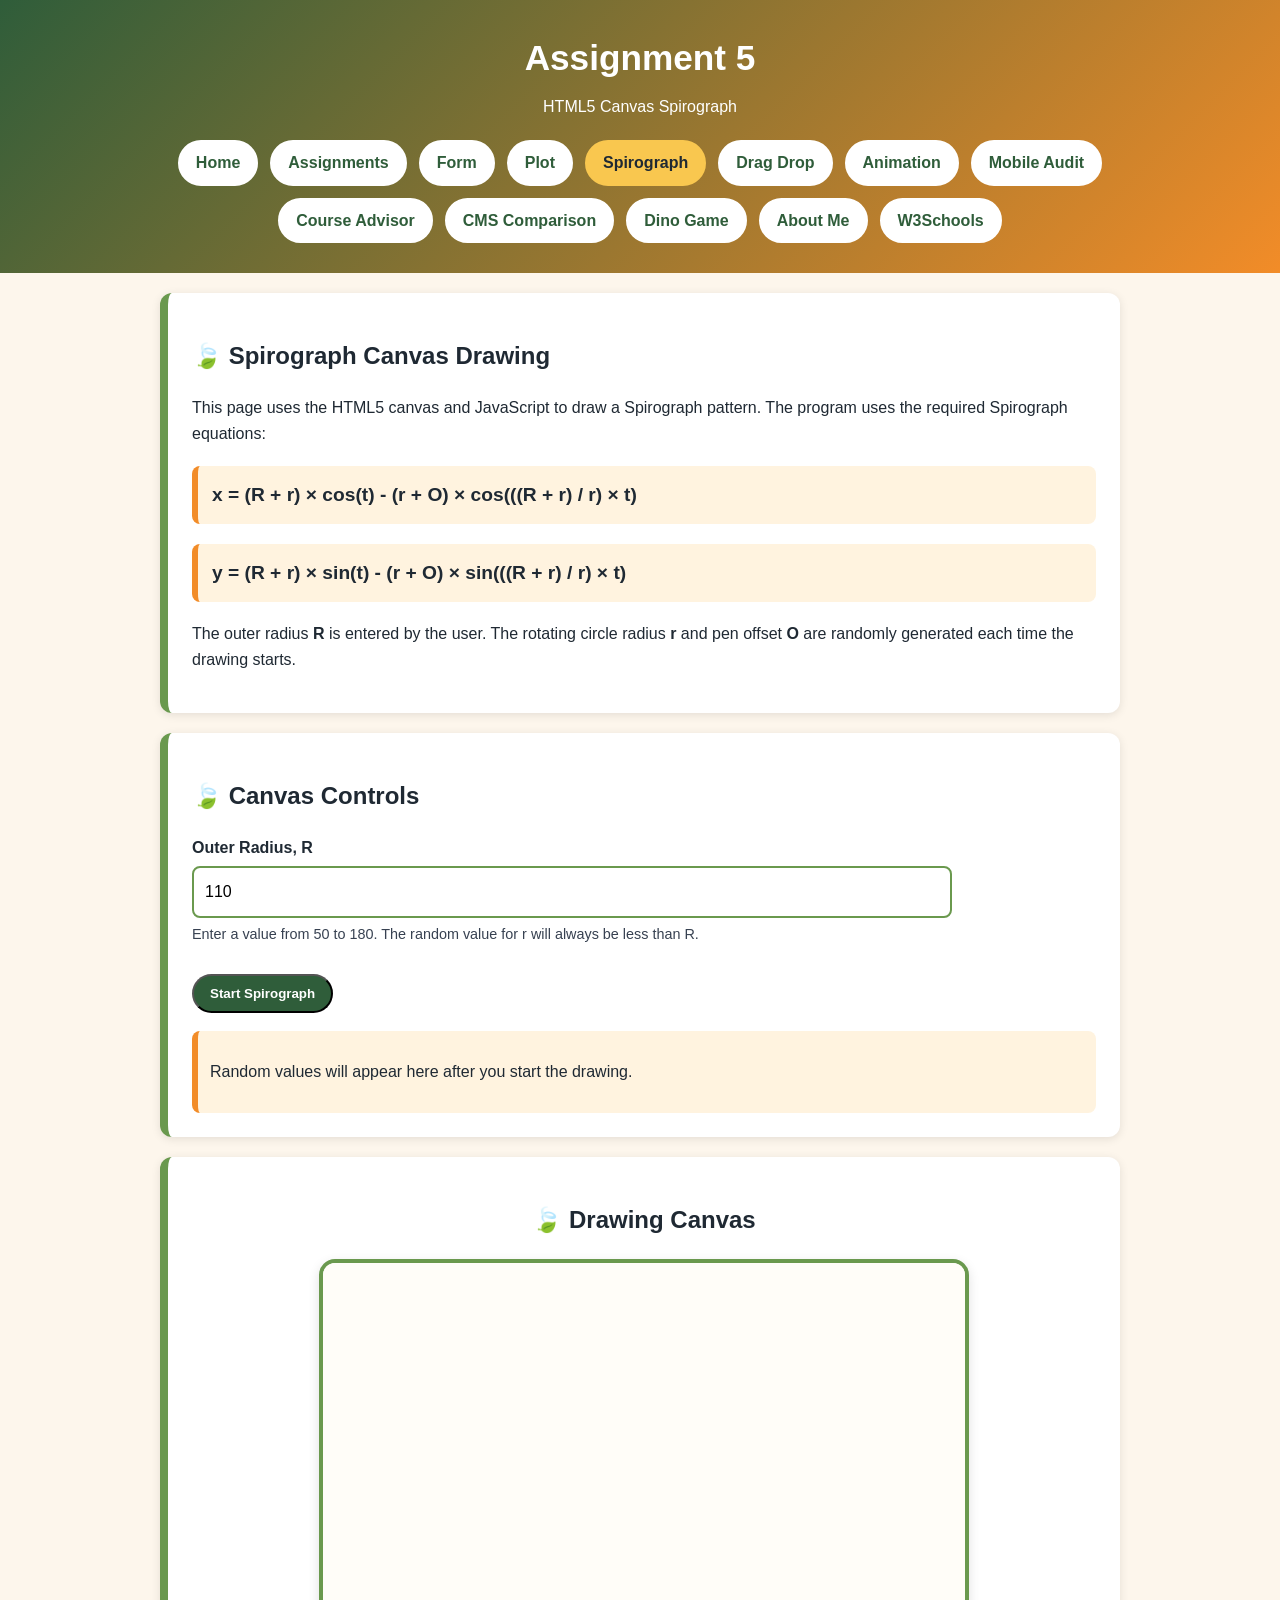
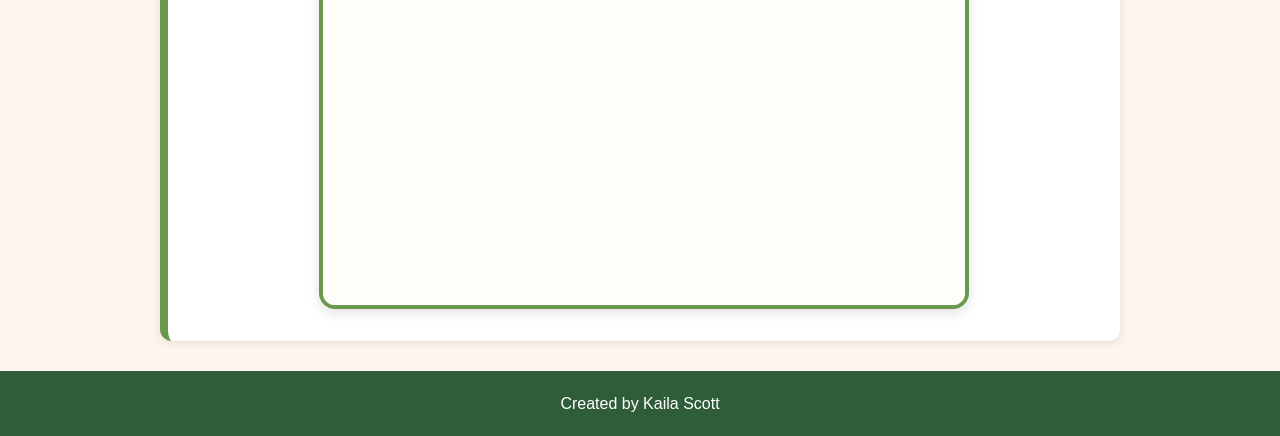
<file: spirograph.html>
<!DOCTYPE html>
<html lang="en">

<head>
    <meta charset="UTF-8">
    <meta name="description" content="Assignment 5 HTML5 Canvas Spirograph for Kaila Scott's COP4813 course.">
    <meta name="keywords" content="COP4813, HTML5 canvas, JavaScript, Spirograph">
    <meta name="author" content="Kaila Scott">
    <meta name="viewport" content="width=device-width, initial-scale=1.0">
    <title>Assignment 5 | Canvas Spirograph</title>
    <link rel="stylesheet" href="style.css">
    <script src="spirograph.js" defer></script>
</head>

<body>
    <a class="skip-link" href="#main-content">Skip to main content</a>

    <header class="site-header">
        <div class="container">
            <h1>Assignment 5</h1>
            <p>HTML5 Canvas Spirograph</p>

            <nav aria-label="Main navigation">
                <ul class="nav-list">
                    <li><a href="index.html">Home</a></li>
                    <li><a href="assignments.html">Assignments</a></li>
                    <li><a href="form.html">Form</a></li>
                    <li><a href="plot.html">Plot</a></li>
                    <li><a href="spirograph.html" aria-current="page">Spirograph</a></li>
                    <li><a href="dragdrop.html">Drag Drop</a></li>
                     <li><a href="animation.html">Animation</a></li>
                    <li><a href="mobile-audit.html">Mobile Audit</a></li>
                    <li><a href="advisor.html">Course Advisor</a></li>
                    <li><a href="cms.html">CMS Comparison</a></li>
                    <li><a href="dino-game.html">Dino Game</a></li>
                    <li><a href="about.html">About Me</a></li>
                    <li><a href="https://www.w3schools.com/" target="_blank" rel="noopener">W3Schools</a></li>
                </ul>
            </nav>
        </div>
    </header>

    <main id="main-content" class="container">
        <section class="card">
            <h2>Spirograph Canvas Drawing</h2>
            <p>
                This page uses the HTML5 canvas and JavaScript to draw a Spirograph pattern.
                The program uses the required Spirograph equations:
            </p>

            <p class="equation">
                x = (R + r) × cos(t) - (r + O) × cos(((R + r) / r) × t)
            </p>

            <p class="equation">
                y = (R + r) × sin(t) - (r + O) × sin(((R + r) / r) × t)
            </p>

            <p>
                The outer radius <strong>R</strong> is entered by the user. The rotating circle radius
                <strong>r</strong> and pen offset <strong>O</strong> are randomly generated each time
                the drawing starts.
            </p>
        </section>

        <section class="card">
            <h2>Canvas Controls</h2>

            <form id="spiroForm">
                <div class="form-row">
                    <label for="outerRadius">Outer Radius, R</label>
                    <input type="number" id="outerRadius" value="110" min="50" max="180" required>
                    <span class="hint">Enter a value from 50 to 180. The random value for r will always be less than R.</span>
                </div>

                <button class="button" type="submit">Start Spirograph</button>
            </form>

            <p id="spiroError" class="error"></p>

            <div class="spiro-summary">
                <p id="spiroValues">Random values will appear here after you start the drawing.</p>
            </div>
        </section>

        <section class="card canvas-card">
            <h2>Drawing Canvas</h2>
            <canvas id="spiroCanvas" width="650" height="650" aria-label="Canvas drawing of a Spirograph pattern" role="img"></canvas>
        </section>
    </main>

    <footer class="site-footer">
        <p>Created by Kaila Scott</p>
    </footer>
</body>

</html>
</file>
<file: style.css>
* {
    box-sizing: border-box;
}

body {
    margin: 0;
    font-family: Arial, Helvetica, sans-serif;
    background-color: #fdf6ec;
    color: #1f2933;
    line-height: 1.6;
}

.skip-link {
    position: absolute;
    left: -999px;
    top: 10px;
    background-color: #ffffff;
    color: #1f2933;
    padding: 8px;
    border: 2px solid #1f2933;
}

.skip-link:focus {
    left: 10px;
}

.container {
    max-width: 1000px;
    margin: 0 auto;
    padding: 0 20px;
}

.site-header {
    background: linear-gradient(135deg, #2f5d3a, #f28c28);
    color: #ffffff;
    padding: 30px 0;
    text-align: center;
}

.site-header h1 {
    margin: 0;
    font-size: 2.2rem;
}

.site-header p {
    margin: 8px 0 0;
}

.nav-list {
    display: flex;
    flex-wrap: wrap;
    justify-content: center;
    gap: 12px;
    list-style: none;
    margin: 20px 0 0;
    padding: 0;
}

.nav-list a {
    display: inline-block;
    background-color: #ffffff;
    color: #2f5d3a;
    text-decoration: none;
    border: 2px solid #ffffff;
    border-radius: 999px;
    padding: 8px 16px;
    font-weight: bold;
}

.nav-list a:hover,
.nav-list a:focus,
.nav-list a[aria-current="page"] {
    background-color: #f9c74f;
    color: #1f2933;
    border-color: #f9c74f;
}

main {
    padding: 30px 0;
}

.hero {
    display: grid;
    grid-template-columns: repeat(auto-fit, minmax(260px, 1fr));
    gap: 30px;
    align-items: center;
}

.card {
    background-color: #ffffff;
    border-left: 8px solid #6a994e;
    border-radius: 12px;
    padding: 24px;
    margin: 20px 0;
    box-shadow: 0 2px 10px rgba(0, 0, 0, 0.1);
}

.card h2::before {
    content: "🍃 ";
}

.profile-image {
    width: 100%;
    max-width: 360px;
    display: block;
    margin: 0 auto;
    border-radius: 14px;
    border: 4px solid #6a994e;
}

.button {
    display: inline-block;
    background-color: #2f5d3a;
    color: #ffffff;
    text-decoration: none;
    padding: 10px 16px;
    border-radius: 999px;
    margin-top: 10px;
    font-weight: bold;
}

.button:hover,
.button:focus {
    background-color: #f28c28;
    color: #1f2933;
}

.assignment-list li,
.resource-list li {
    margin-bottom: 16px;
}

a {
    color: #2f5d3a;
}

a:hover,
a:focus {
    color: #b85c00;
}

.site-footer {
    background-color: #2f5d3a;
    color: #ffffff;
    text-align: center;
    padding: 20px;
    margin-top: 30px;
}

.site-footer p {
    margin: 0;
}
.form-intro {
    display: grid;
    grid-template-columns: 2fr 1fr;
    gap: 24px;
    align-items: center;
    background: linear-gradient(135deg, #ffffff, #fff3df);
}

.form-image {
    width: 100%;
    max-width: 220px;
    border-radius: 18px;
    border: 4px solid #6a994e;
    display: block;
    margin: 0 auto;
}

form {
    max-width: 760px;
}

fieldset {
    border: 2px solid #6a994e;
    border-radius: 12px;
    margin: 22px 0;
    padding: 20px;
    background-color: #fffdf8;
}

legend {
    font-weight: bold;
    color: #2f5d3a;
    padding: 0 8px;
}

.form-row {
    margin-bottom: 18px;
}

label {
    display: block;
    font-weight: bold;
    margin-bottom: 6px;
}

input,
select,
textarea {
    width: 100%;
    padding: 11px;
    border: 2px solid #6a994e;
    border-radius: 8px;
    font: inherit;
    background-color: #ffffff;
}

input:focus,
select:focus,
textarea:focus {
    outline: 3px solid #f9c74f;
    border-color: #2f5d3a;
}

.error {
    display: block;
    color: #9b1c1c;
    font-weight: bold;
    margin-top: 5px;
}

.secondary-button {
    background-color: #f28c28;
    color: #1f2933;
    margin-left: 10px;
}

.confirmation-list {
    background-color: #fff3df;
    border: 2px solid #6a994e;
    border-radius: 10px;
    padding: 20px;
}

.confirmation-list dt {
    font-weight: bold;
    color: #2f5d3a;
}

.confirmation-list dd {
    margin: 0 0 12px 0;
}

@media (max-width: 700px) {
    .form-intro {
        grid-template-columns: 1fr;
    }

    .secondary-button {
        display: inline-block;
        margin-left: 0;
        margin-top: 10px;
    }
}
.equation {
    background-color: #fff3df;
    border-left: 6px solid #f28c28;
    padding: 14px;
    font-size: 1.2rem;
    font-weight: bold;
    border-radius: 8px;
}

canvas {
    max-width: 100%;
    background-color: #ffffff;
}

.highlight-card {
    background: linear-gradient(135deg, #ffffff, #fff3df);
    border-left: 8px solid #f28c28;
}

.highlight-card strong {
    color: #2f5d3a;
}

.data-table {
    width: 100%;
    border-collapse: collapse;
    margin-top: 16px;
    background-color: #ffffff;
}

.data-table th,
.data-table td {
    border: 1px solid #6a994e;
    padding: 10px;
    text-align: left;
}

.data-table th {
    background-color: #2f5d3a;
    color: #ffffff;
}

.canvas-card {
    text-align: center;
}

#spiroCanvas {
    width: 100%;
    max-width: 650px;
    height: auto;
    border: 4px solid #6a994e;
    border-radius: 16px;
    background-color: #fffdf8;
    box-shadow: 0 4px 12px rgba(0, 0, 0, 0.12);
}

.spiro-summary {
    margin-top: 18px;
    background-color: #fff3df;
    border-left: 6px solid #f28c28;
    border-radius: 8px;
    padding: 12px;
}

.hint {
    display: block;
    font-size: 0.9rem;
    color: #374151;
    margin-top: 5px;
}

.drag-layout {
    display: grid;
    grid-template-columns: 2fr 1fr;
    gap: 24px;
}

.card-area {
    min-height: 220px;
    border: 3px dashed #6a994e;
    border-radius: 16px;
    padding: 20px;
    background-color: #fffdf8;
    display: flex;
    flex-wrap: wrap;
    gap: 16px;
    align-items: center;
}

.placeholder-text {
    color: #374151;
    font-style: italic;
}

.playing-card {
    width: 95px;
    height: 135px;
    background-color: #ffffff;
    border: 3px solid #2f5d3a;
    border-radius: 12px;
    box-shadow: 0 4px 10px rgba(0, 0, 0, 0.18);
    cursor: grab;
    position: relative;
    display: flex;
    justify-content: center;
    align-items: center;
    font-size: 2.5rem;
    font-weight: bold;
    user-select: none;
    transition: transform 0.2s ease, box-shadow 0.2s ease;
}

.playing-card:hover,
.playing-card:focus {
    transform: translateY(-6px);
    box-shadow: 0 8px 14px rgba(0, 0, 0, 0.22);
}

.playing-card.red {
    color: #b91c1c;
}

.playing-card.black {
    color: #1f2933;
}

.card-corner {
    position: absolute;
    top: 8px;
    left: 10px;
    font-size: 1rem;
}

.card-corner.bottom {
    top: auto;
    left: auto;
    bottom: 8px;
    right: 10px;
    transform: rotate(180deg);
}

.card-suit {
    font-size: 3rem;
}

.discard-pile {
    min-height: 220px;
    border: 4px solid #f28c28;
    border-radius: 16px;
    background: linear-gradient(135deg, #fff3df, #ffffff);
    display: flex;
    flex-direction: column;
    gap: 12px;
    justify-content: center;
    align-items: center;
    padding: 20px;
    text-align: center;
    transition: background-color 0.2s ease, transform 0.2s ease;
}

.discard-pile p {
    font-weight: bold;
    color: #2f5d3a;
}

.discard-icon {
    font-size: 2.5rem;
}

.discard-active {
    background-color: #f9c74f;
    transform: scale(1.03);
}

.discarded-card {
    transform: scale(0.85);
    opacity: 0.85;
    cursor: default;
}

@media (max-width: 750px) {
    .drag-layout {
        grid-template-columns: 1fr;
    }

    .playing-card {
        width: 80px;
        height: 115px;
    }
}


/* Assignment 9 - Capybara Garden */

.animation-intro {
    background: linear-gradient(135deg, #fff7e9, #e9f3df);
    border-left: 8px solid #7ca66b;
}

.animation-card {
    text-align: center;
    border-left: 8px solid #e99a58;
}

#gardenCanvas {
    display: block;
    width: 100%;
    max-width: 800px;
    height: auto;
    margin: 20px auto;
    border: 4px solid #71965e;
    border-radius: 18px;
    background-color: #fff7e9;
    cursor: pointer;
    box-shadow: 0 5px 16px rgba(65, 88, 51, 0.14);
}

#gardenMessage {
    background-color: #eef5e6;
    color: #31543b;
    padding: 14px;
    border-radius: 12px;
    font-weight: bold;
    margin: 18px 0;
}

#restartGarden {
    margin: 5px auto 15px;
}


/* Assignment 10 - Mobile Responsive Design */

@media screen and (max-width: 600px) {

    body {
        font-size: 16px;
        overflow-x: hidden;
    }

    .container {
        width: 100%;
        padding: 0 15px;
    }

    .site-header {
        padding: 20px 10px;
    }

    .site-header h1 {
        font-size: 1.8rem;
    }

    .site-header p {
        font-size: 0.95rem;
    }

    /* Mobile-friendly navigation */
    .nav-list {
        display: grid;
        grid-template-columns: repeat(2, minmax(0, 1fr));
        gap: 10px;
        padding: 0;
        margin-top: 20px;
    }

    .nav-list li {
        min-width: 0;
    }

    .nav-list a {
        display: flex;
        justify-content: center;
        align-items: center;
        min-height: 48px;
        padding: 10px 6px;
        font-size: 0.9rem;
        text-align: center;
        overflow-wrap: anywhere;
    }

    /* Single-column content */
    .hero,
    .form-intro,
    .drag-layout {
        display: grid;
        grid-template-columns: 1fr;
        gap: 15px;
    }

    main {
        padding: 15px 0;
    }

    .card {
        padding: 18px;
        margin: 15px 0;
    }

    .card h2 {
        font-size: 1.35rem;
    }

    /* Responsive pictures and graphics */
    img,
    canvas,
    video {
        max-width: 100%;
        height: auto;
    }

    .profile-image {
        max-width: 260px;
    }

    .button {
        min-height: 44px;
        text-align: center;
    }

    .site-footer {
        padding: 16px;
    }
}

/* Assignment 10 - Lighthouse Audit */

.audit-image {
    display: block;
    width: 100%;
    max-width: 850px;
    height: auto;
    margin: 15px auto;
    border: 2px solid #6a994e;
    border-radius: 10px;
}
</file>
<file: advisor.css>
/* Assignment 11: Course Garden Advisor */
.advisor-main { padding-bottom: 40px; }
.advisor-main *, .advisor-main *::before, .advisor-main *::after { box-sizing: border-box; }
.advisor-hero { display:flex; align-items:center; justify-content:space-between; gap:20px; margin:20px 0; padding:28px; background:linear-gradient(120deg,#e9f2dc,#fff1df); border:2px solid #a4c38e; border-radius:20px; color:#24432f; }
.advisor-hero h2 {margin:4px 0 10px; font-size:clamp(1.6rem,4vw,2.5rem); color:#315d3e;}
.advisor-hero p {margin:6px 0; max-width:760px; line-height:1.6;}
.eyebrow {font-size:.8rem; letter-spacing:.08em; font-weight:700;}
.capybara-decor {font-size:4rem; flex-shrink:0;}
.advisor-note {padding:12px 16px; background:#fff4df; border-left:5px solid #d9914a; border-radius:8px; color:#5e472e;}
.advisor-stats {display:grid; grid-template-columns:repeat(4,1fr); gap:12px; margin:20px 0;}
.advisor-stats > div {background:#f5f8ef; border:1px solid #c8dbbc; border-radius:12px; padding:15px; text-align:center;}
.advisor-stats strong {display:block; font-size:1.8rem; color:#34603e;}
.advisor-stats span {display:block; color:#526a51; font-size:.9rem;}
.advisor-grid {display:grid; grid-template-columns:repeat(3,minmax(0,1fr)); gap:16px; align-items:start;}
.advisor-panel {min-width:0; padding:20px; background:#fffdf8; border:2px solid #d5e3cb; border-radius:16px; box-shadow:0 3px 12px rgba(42,80,45,.07); color:#243b2b;}
.advisor-panel h2 {font-size:1.15rem; color:#315d3e; margin:0;}
.advisor-panel h3 {font-size:1rem; color:#526a51; margin:18px 0 10px;}
.advisor-panel p {font-size:.93rem; line-height:1.55;}
.panel-heading {display:flex; align-items:center; justify-content:space-between; gap:10px; flex-wrap:wrap;}
.course-list {display:grid; gap:10px; margin-top:14px;}
.course-card {background:#f7f9f2; border:1px solid #c8dcc0; border-radius:10px; padding:12px; overflow-wrap:anywhere;}
.course-card.available {border-left:5px solid #58965b; cursor:grab;}
.course-card.locked {background:#f2f0eb; border-color:#d6d1c8; opacity:.87;}
.course-card.planned {background:#fff4e5; border-color:#dcb384; border-left:5px solid #d58c49;}
.course-header {display:flex; justify-content:space-between; gap:8px; align-items:start;}
.course-code {font-size:.95rem; font-weight:800; color:#285b39;}
.course-credits {white-space:nowrap; font-size:.8rem; color:#627b62;}
.course-name {display:block; font-size:.9rem; margin-top:5px;}
.course-info {font-size:.81rem !important; color:#5a6454; margin:8px 0;}
.course-actions {display:flex; align-items:center; gap:8px; flex-wrap:wrap; margin-top:9px;}
.course-actions button, .advisor-primary, .advisor-outline {border-radius:9px; border:1px solid #3d754c; font:inherit; font-size:.85rem; min-height:38px; padding:7px 12px; cursor:pointer;}
.course-actions button, .advisor-primary {background:#3f7c50; color:white;}
.course-actions button:hover, .advisor-primary:hover {background:#2c633d;}
.advisor-outline {background:white; color:#356445;}
.advisor-outline:hover {background:#e7f3e6;}
.course-actions button:disabled {opacity:.55; cursor:not-allowed;}
.course-check {display:flex; align-items:flex-start; gap:9px; cursor:pointer; font-size:.88rem;}
.course-check input {margin-top:4px; width:18px; height:18px; accent-color:#3c784a; flex-shrink:0;}
.course-check small {display:block; color:#576d58;}
.drop-zone {border:2px dashed #8fb77d; background:#fbfdf8; min-height:160px; border-radius:12px; padding:10px; margin-top:12px;}
.drop-zone.drag-over {background:#e5f4db; border-color:#357549;}
#emptyPlan {text-align:center; color:#647663; padding:20px 4px;}
#copyPlan {margin-top:15px;}
#advisorMessage {min-height:22px; color:#376744;}
.advisor-bottom {margin-top:18px;}
.advisor-bottom a {overflow-wrap:anywhere;}
.mini-leaf {font-size:1.4rem;}
@media(max-width:1000px) {.advisor-grid {grid-template-columns:1fr 1fr;} .plan-panel {grid-column:1/-1;}}
@media(max-width:650px) {.advisor-grid {grid-template-columns:1fr;} .plan-panel {grid-column:auto;} .advisor-stats {grid-template-columns:1fr 1fr;} .advisor-hero {padding:18px;} .capybara-decor {display:none;} .advisor-panel {padding:15px;}}
</file>
<file: cms.css>
/* Assignment: CMS research table styling */
.cms-main { padding-top: 20px; padding-bottom: 30px; }
.cms-intro { border-left: 7px solid #739a56; }
.cms-results { border-left: 7px solid #d78c50; }
.cms-table-scroll { overflow-x: auto; border: 1px solid #bdd0b2; border-radius: 12px; margin-top: 15px; }
.cms-table { width: 100%; min-width: 1050px; border-collapse: collapse; font-size: 0.92rem; line-height: 1.45; background: #fffdf7; color: #263c27; }
.cms-table caption { text-align: left; padding: 12px; font-weight: 600; }
.cms-table th, .cms-table td { text-align: left; vertical-align: top; padding: 13px 12px; border-bottom: 1px solid #d5dfcf; border-right: 1px solid #e8ede3; }
.cms-table th { background: #416c47; color: white; }
.cms-table tbody tr:nth-child(even) { background: #edf4e8; }
.cms-table tbody tr:hover { background: #f9ead5; }
.cms-table td ul { padding-left: 18px; margin: 0; }
.cms-table td li { margin-bottom: 7px; }
.cms-table a { color: #225e42; font-weight: 600; overflow-wrap: anywhere; }
.cms-table a:hover { color: #b05f26; }
.cms-system-name { font-weight: 700; color: #3b673f; white-space: nowrap; }
.cms-small-label { font-size: 0.85rem; margin: 10px 0 4px; }
#cms-status { font-size: 0.95rem; color: #355e3e; }
@media (max-width: 650px) { .cms-table { font-size: 0.88rem; } .cms-main .card { padding: 15px; } }
</file>
<file: dino-game.css>
:root{--forest:#28573e;--pine:#184631;--leaf:#6a9b65;--cream:#fff8ed;--orange:#df9050;--ink:#263d30;--line:#bad2ac}*{box-sizing:border-box}html{scroll-behavior:smooth}body{margin:0;background:linear-gradient(180deg,#e4f2d9 0%,#fffaf0 42%,#e8f0df 100%);color:var(--ink);font-family:system-ui,-apple-system,BlinkMacSystemFont,'Segoe UI',sans-serif;line-height:1.55}.wrap{width:min(1100px,calc(100% - 28px));margin:auto}.skip-link{position:absolute;top:-90px;left:15px;z-index:99;background:#fff;padding:12px}.skip-link:focus{top:10px}.site-header{background:var(--forest);color:#fff;border-bottom:6px solid #e3a062;padding:18px 0 20px}.site-header .wrap{display:flex;flex-direction:column;align-items:center;gap:3px}.site-header p{margin:0;opacity:.89}.brand{font-weight:850;font-size:clamp(1.7rem,4vw,2.5rem);letter-spacing:.025em}.back-link{align-self:flex-start;color:#fff;font-weight:650;text-decoration:none}.back-link:hover{text-decoration:underline}.intro{display:grid;grid-template-columns:1.2fr 1fr;gap:24px;align-items:center;margin:29px auto 19px}.intro h1{font-size:clamp(1.65rem,3vw,2.45rem);line-height:1.2;margin:4px 0 9px;color:var(--pine)}.intro p{margin:0}.eyebrow{font-size:.78rem;letter-spacing:.12em;font-weight:800;color:#9b5b27;text-transform:uppercase}.how-to,.info-card{background:rgba(255,255,255,.83);border:1px solid var(--line);border-radius:18px;padding:17px 20px;box-shadow:0 4px 18px #28573e0c}.how-to p{margin:5px 0 0}kbd{font:inherit;font-size:.8rem;background:#e9f0e3;border:1px solid #a8bea3;border-radius:5px;padding:1px 5px}.game-panel{background:#fffefa;border:3px solid #8cb18a;border-radius:22px;overflow:hidden;box-shadow:0 12px 30px #21442a1c}.hud{display:grid;grid-template-columns:repeat(4,1fr);background:var(--pine);color:white;text-align:center;gap:8px;padding:13px 14px}.hud>div{display:flex;align-items:center;justify-content:center;flex-wrap:wrap;gap:8px}.hud-label{font-size:.82rem;opacity:.87}.hud strong{font-size:1.2rem}.canvas-shell{position:relative;background:#d8edcc}canvas{display:block;width:100%;height:auto;touch-action:pan-y}.overlay{position:absolute;inset:0;background:#1a4c3496;display:flex;align-items:center;justify-content:center;padding:16px}.overlay[hidden]{display:none}.overlay-card{background:#fffaf0;border:3px solid #edd19f;border-radius:22px;padding:22px 28px;max-width:395px;text-align:center;box-shadow:0 8px 28px #1b3b2b50}.overlay-card h2{margin:4px 0;color:var(--pine)}.overlay-card p{margin:4px 0 16px}.big-dino{font-size:2.8rem}.controls{padding:15px;display:flex;align-items:center;justify-content:space-between;gap:12px;flex-wrap:wrap}.move-controls,.action-controls{display:flex;gap:10px}.controls button,.primary-button{border-radius:12px;border:2px solid transparent;font:inherit;font-weight:750;cursor:pointer;min-height:45px;padding:9px 18px;transition:transform .12s,background .12s}.controls button:active,.primary-button:active{transform:scale(.97)}.move-button,.primary-button{background:#dc9357;color:#2c271c;border-color:#bb7840!important}.move-button{min-width:100px;touch-action:none;user-select:none}.secondary-button{background:#e1eddc;color:var(--pine);border-color:#a8c1a1!important}button:disabled{opacity:.5;cursor:not-allowed}button:focus-visible,a:focus-visible{outline:3px solid #e9a23e;outline-offset:3px}.game-message{text-align:center;margin:0 16px 17px;color:#355c42;font-weight:650}.below-game{display:grid;grid-template-columns:1fr 1fr;gap:16px;margin:22px 0 32px}.info-card h2{margin:0 0 6px;color:var(--pine);font-size:1.1rem}.info-card p{margin:0}footer{text-align:center;padding:20px;background:#dbe9d1;font-size:.92rem}footer a{color:var(--pine)}@media(max-width:690px){.intro,.below-game{grid-template-columns:1fr}.intro{gap:13px;margin:20px auto 15px}.hud{grid-template-columns:repeat(2,1fr)}.controls{flex-direction:column}.move-controls,.action-controls{width:100%;justify-content:center}.move-button{flex:1}.overlay-card{padding:13px 17px}.overlay-card p{font-size:.87rem}.big-dino{font-size:2rem}}

/* Assignment 13: Educational question overlay */
.hud{grid-template-columns:repeat(5,1fr)}
.quiz-card{width:min(520px,100%);max-width:520px;max-height:96%;overflow:auto}
.quiz-card .eyebrow{margin-bottom:5px}
.quiz-options{display:grid;gap:9px;margin:12px 0}
.quiz-options button{padding:11px 14px;min-height:44px;border:2px solid #88ae83;background:#e9f3e3;color:#234d37;border-radius:12px;font:inherit;font-weight:650;cursor:pointer;text-align:left}
.quiz-options button:hover:not(:disabled),.quiz-options button:focus-visible{background:#d6eacb}
.quiz-options button:disabled{opacity:1;cursor:default}
.quiz-options button.correct{border-color:#307646;background:#d5f2d1}
.quiz-options button.incorrect{border-color:#bc664b;background:#ffe2d6}
#quizFeedback{font-weight:650;min-height:0}
@media(max-width:690px){.hud{grid-template-columns:repeat(2,1fr)}.quiz-card{padding:12px 14px}.quiz-options{gap:6px}.quiz-options button{padding:8px 10px}}

/* Fossil Discovery Journal: responsive, keyboard-accessible modal and dynamic cards */
.journal-button {
  background: #fff0d7;
  border: 2px solid #c58b4c !important;
  color: #633e20;
}
.journal-progress {
  margin: -5px 16px 17px;
  color: var(--forest);
  text-align: center;
  font-size: .95rem;
}
.journal-dialog {
  width: min(820px, calc(100% - 24px));
  max-height: min(88vh, 880px);
  padding: 22px;
  border: 3px solid #85a978;
  border-radius: 20px;
  background: var(--cream);
  color: var(--ink);
  box-shadow: 0 16px 55px #132c1f65;
  overflow-y: auto;
}
.journal-dialog::backdrop { background: #123c2aa8; }
.journal-heading { display: flex; justify-content: space-between; gap: 15px; align-items: start; }
.journal-heading .eyebrow { margin: 0; }
.journal-heading h2 { color: var(--pine); margin: 0; font-size: clamp(1.25rem, 3vw, 1.75rem); }
.journal-close, .journal-footer button {
  font: inherit; font-weight: 700; cursor: pointer; border-radius: 10px;
  padding: 9px 14px; min-height: 44px; border: 2px solid #9ab997;
  background: #e8f2e4; color: var(--pine);
}
.journal-description { margin: 12px 0; }
.journal-count {
  background: #e3f2dc; padding: 10px 14px; border-radius: 10px;
  font-weight: 750; color: var(--pine); margin: 14px 0;
}
.journal-grid { display: grid; grid-template-columns: repeat(2, minmax(0, 1fr)); gap: 13px; }
.fossil-card {
  min-width: 0; background: #fffefd; border: 2px solid #b7ceae;
  border-radius: 15px; padding: 14px;
}
.fossil-card.discovered { background: #f0f8e9; border-color: #81ad75; }
.fossil-card.locked { background: #f2eee6; border-style: dashed; border-color: #beb2a0; }
.fossil-card h3 { font-size: 1.1rem; line-height: 1.3; color: var(--pine); margin: 0 0 7px; }
.fossil-card.locked h3 { color: #6b6559; }
.fossil-status { display: inline-block; font-size: .77rem; font-weight: 750; color: #345e43; }
.fossil-card.locked .fossil-status { color: #70685b; }
.fossil-meta { font-weight: 700; margin: 9px 0 5px; font-size: .91rem; }
.fossil-fact { margin: 6px 0 0; }
.journal-footer { display: flex; justify-content: flex-end; margin-top: 18px; }
@media (max-width: 690px) {
  .journal-dialog { padding: 15px; }
  .journal-grid { grid-template-columns: 1fr; }
  .journal-heading { flex-direction: column; }
  .journal-close { align-self: flex-end; }
  .action-controls { flex-wrap: wrap; }
}
</file>
